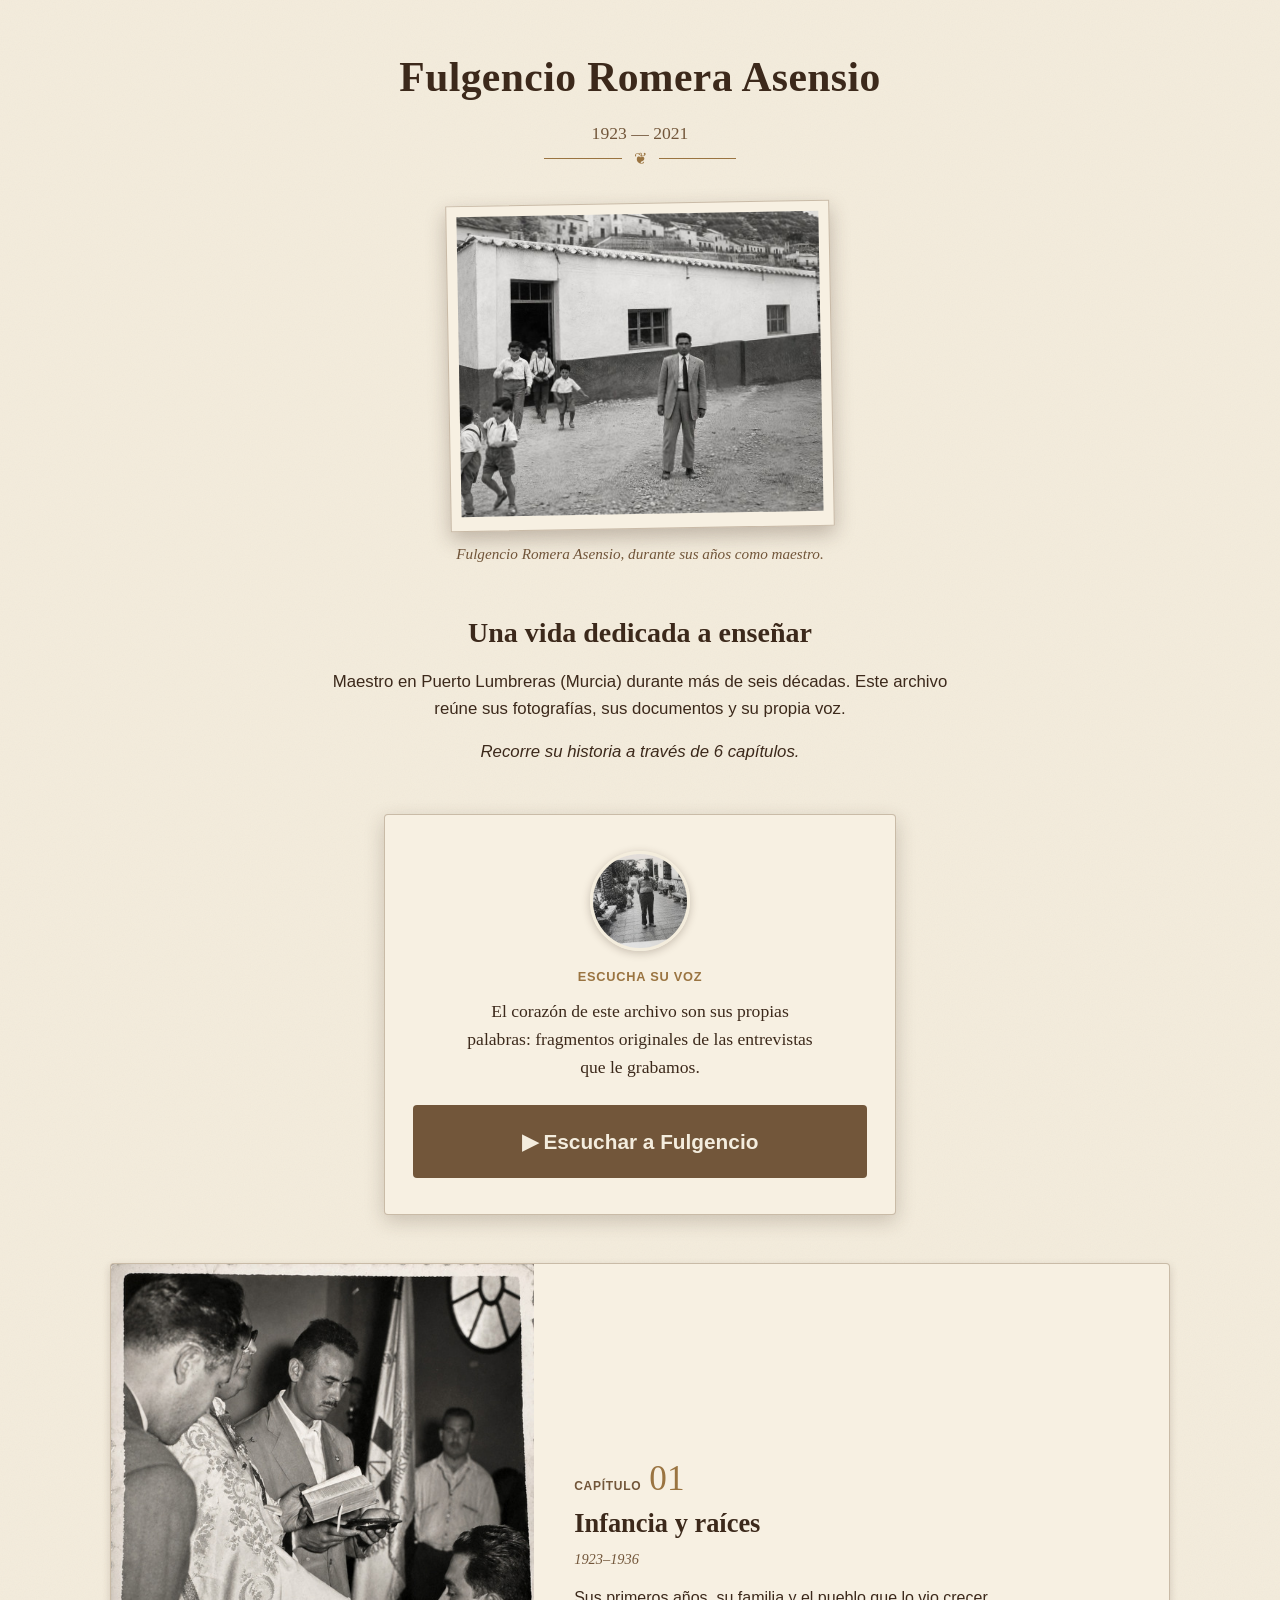
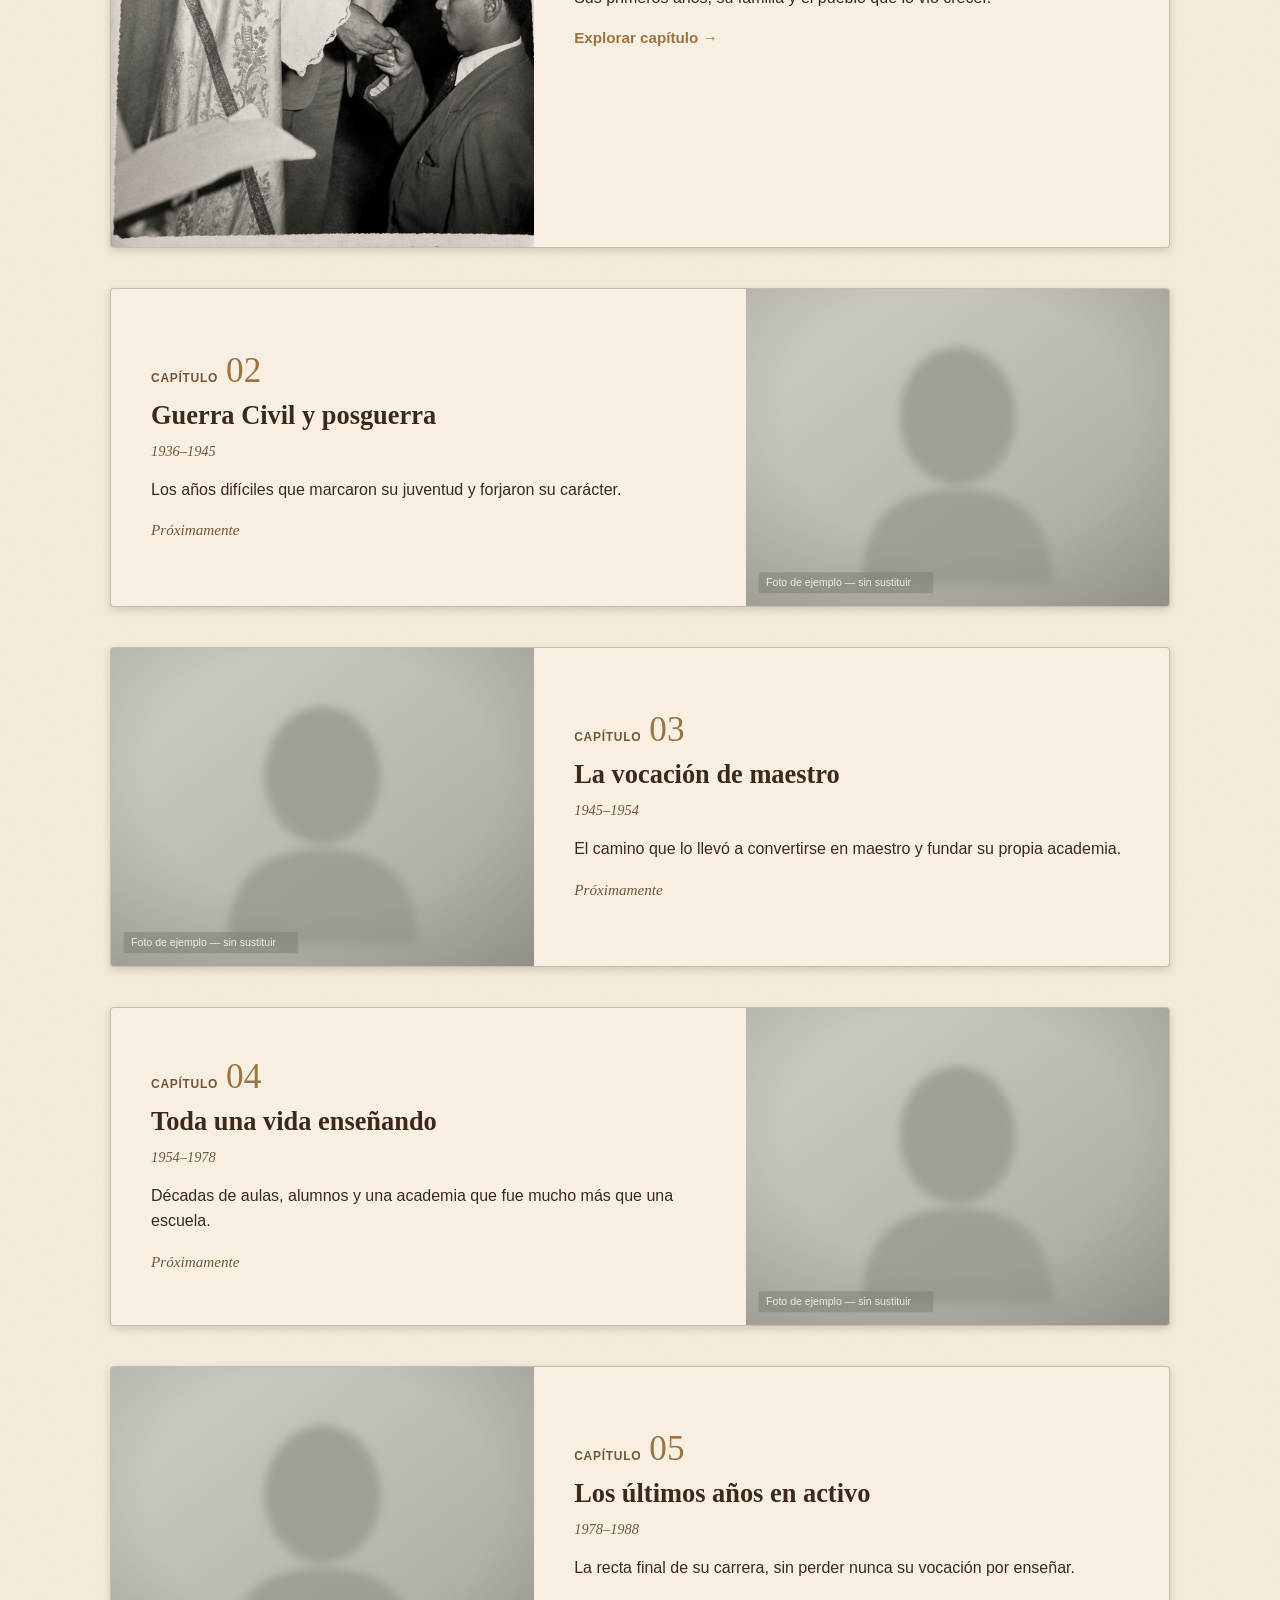
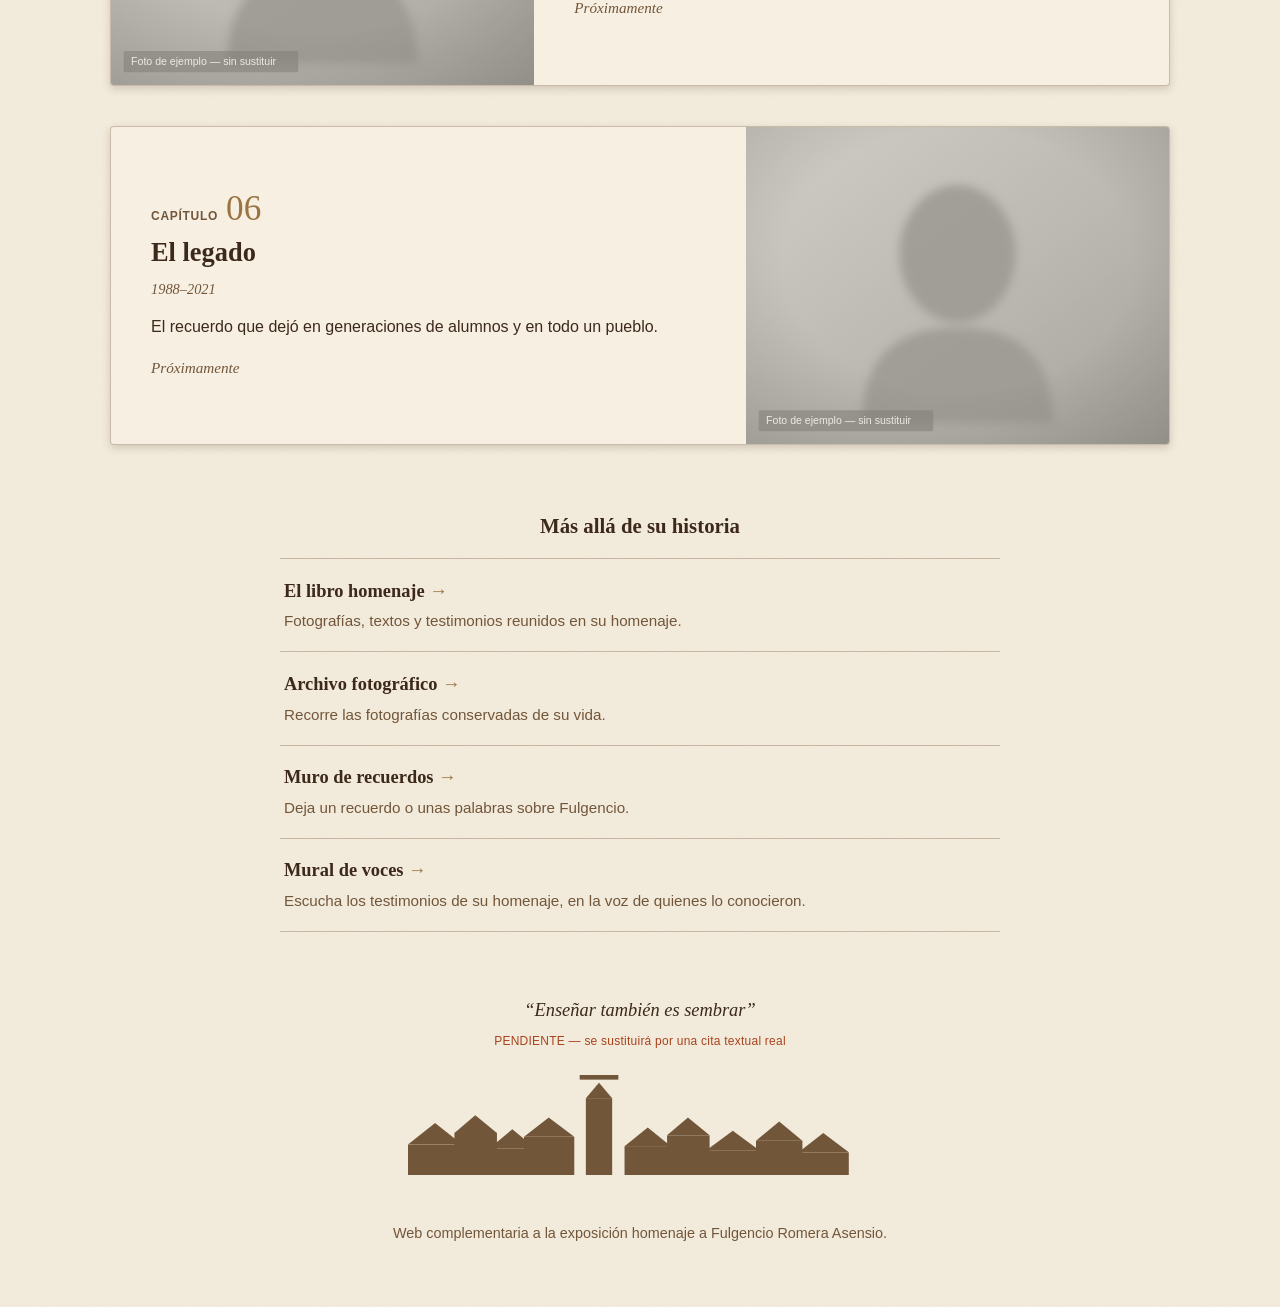
<file: index.html>
<!DOCTYPE html>
<!--
  PLANTILLA BASE DE LA PORTADA — NO EDITAR A MANO EL index.html GENERADO.

  build.js sustituye el token de tarjetas (ver más abajo, en el cuerpo)
  por una ficha de archivo por cada uno de los 6 capítulos cronológicos
  (llamados "bloques" internamente, ver constante BLOQUES en build.js),
  enlazando al primer panel de cada uno. Para cambiar el diseño de la
  portada, edita este archivo y vuelve a ejecutar `node build.js`.
-->
<html lang="es">
<head>
<meta charset="UTF-8" />
<meta name="viewport" content="width=device-width, initial-scale=1" />
<title>Homenaje a Fulgencio Romera Asensio</title>
<link rel="stylesheet" href="css/estilo.css" />
</head>
<body>

<!-- CONTENIDO PROVISIONAL: pendiente de sustituir por contenido real -->
<script>console.log("%c\u26A0 Contenido provisional: pendiente de sustituir por contenido real.", "color:#9A7441;font-weight:bold;");</script>

<header class="cabecera-hero">
  <h1>Fulgencio Romera Asensio</h1>
  <p class="fechas">1923 — 2021</p>
</header>

<div class="ornamento" aria-hidden="true">
  <span class="ornamento-linea"></span>
  <span class="ornamento-simbolo">❦</span>
  <span class="ornamento-linea"></span>
</div>

<!--
  PRUEBA VISUAL, NO DEFINITIVA: foto real usada solo para ver cómo se ve el
  diseño con fotografías reales. La asignación final de qué foto va aquí
  puede cambiar más adelante.
-->
<figure class="foto-cabecera">
  <span class="foto-cabecera-marco">
    <img src="media/fotos/foto-maestro-escuela.jpg" alt="Fulgencio Romera Asensio de pie frente a una escuela de pueblo, con alumnos saliendo del edificio." />
  </span>
  <figcaption>Fulgencio Romera Asensio, durante sus años como maestro.</figcaption>
</figure>

<div class="intro-editorial">
  <h2 class="intro-editorial-kicker">Una vida dedicada a enseñar</h2>
  <p>
    Maestro en Puerto Lumbreras (Murcia) durante más de seis décadas. Este
    archivo reúne sus fotografías, sus documentos y su propia voz.
  </p>
  <p class="intro-editorial-nota">Recorre su historia a través de 6 capítulos.</p>
</div>

<!-- PRUEBA VISUAL, NO DEFINITIVA: foto real usada solo para ver el diseño; la asignación final puede cambiar. -->
<section class="escucha-voz">
  <img class="escucha-voz-foto" src="media/fotos/foto-retrato-jardin.jpg" alt="Retrato de Fulgencio Romera Asensio en el jardín de su casa." />
  <span class="escucha-voz-etiqueta">Escucha su voz</span>
  <p class="escucha-voz-intro">El corazón de este archivo son sus propias palabras: fragmentos originales de las entrevistas que le grabamos.</p>
  <a class="boton-escuchar" href="paneles/bloque1-panel1.html">▶ Escuchar a Fulgencio</a>
</section>

<nav class="lista-capitulos" aria-label="Capítulos de su vida">
  <a class="ficha-capitulo" href="paneles/bloque1-panel1.html">
    <div class="ficha-capitulo-foto">
      <img src="media/fotos/foto-confirmacion-infancia.jpg" alt="Fotografía histórica en blanco y negro de una ceremonia de confirmación, con un sacerdote entregando algo a un joven arrodillado." />
    </div>
    <div class="ficha-capitulo-info">
    <div class="ficha-capitulo-numero">
      <span class="ficha-capitulo-numero-etiqueta">Capítulo</span>
      <span class="ficha-capitulo-numero-cifra">01</span>
    </div>
      <h2 class="ficha-capitulo-titulo">Infancia y raíces</h2>
      <span class="ficha-capitulo-periodo">1923–1936</span>
      <p class="ficha-capitulo-descripcion">Sus primeros años, su familia y el pueblo que lo vio crecer.</p>
      <span class="ficha-capitulo-cta">Explorar capítulo →</span>
    </div>
  </a>
  <div class="ficha-capitulo vacia">
    <div class="ficha-capitulo-foto ficha-capitulo-foto-apagada">
      <img src="media/fotos/placeholder.svg" alt="Fotografía de ejemplo en blanco y negro, contenido provisional" />
    </div>
    <div class="ficha-capitulo-info">
    <div class="ficha-capitulo-numero">
      <span class="ficha-capitulo-numero-etiqueta">Capítulo</span>
      <span class="ficha-capitulo-numero-cifra">02</span>
    </div>
      <h2 class="ficha-capitulo-titulo">Guerra Civil y posguerra</h2>
      <span class="ficha-capitulo-periodo">1936–1945</span>
      <p class="ficha-capitulo-descripcion">Los años difíciles que marcaron su juventud y forjaron su carácter.</p>
      <span class="ficha-capitulo-proximamente">Próximamente</span>
    </div>
  </div>
  <div class="ficha-capitulo vacia">
    <div class="ficha-capitulo-foto ficha-capitulo-foto-apagada">
      <img src="media/fotos/placeholder.svg" alt="Fotografía de ejemplo en blanco y negro, contenido provisional" />
    </div>
    <div class="ficha-capitulo-info">
    <div class="ficha-capitulo-numero">
      <span class="ficha-capitulo-numero-etiqueta">Capítulo</span>
      <span class="ficha-capitulo-numero-cifra">03</span>
    </div>
      <h2 class="ficha-capitulo-titulo">La vocación de maestro</h2>
      <span class="ficha-capitulo-periodo">1945–1954</span>
      <p class="ficha-capitulo-descripcion">El camino que lo llevó a convertirse en maestro y fundar su propia academia.</p>
      <span class="ficha-capitulo-proximamente">Próximamente</span>
    </div>
  </div>
  <div class="ficha-capitulo vacia">
    <div class="ficha-capitulo-foto ficha-capitulo-foto-apagada">
      <img src="media/fotos/placeholder.svg" alt="Fotografía de ejemplo en blanco y negro, contenido provisional" />
    </div>
    <div class="ficha-capitulo-info">
    <div class="ficha-capitulo-numero">
      <span class="ficha-capitulo-numero-etiqueta">Capítulo</span>
      <span class="ficha-capitulo-numero-cifra">04</span>
    </div>
      <h2 class="ficha-capitulo-titulo">Toda una vida enseñando</h2>
      <span class="ficha-capitulo-periodo">1954–1978</span>
      <p class="ficha-capitulo-descripcion">Décadas de aulas, alumnos y una academia que fue mucho más que una escuela.</p>
      <span class="ficha-capitulo-proximamente">Próximamente</span>
    </div>
  </div>
  <div class="ficha-capitulo vacia">
    <div class="ficha-capitulo-foto ficha-capitulo-foto-apagada">
      <img src="media/fotos/placeholder.svg" alt="Fotografía de ejemplo en blanco y negro, contenido provisional" />
    </div>
    <div class="ficha-capitulo-info">
    <div class="ficha-capitulo-numero">
      <span class="ficha-capitulo-numero-etiqueta">Capítulo</span>
      <span class="ficha-capitulo-numero-cifra">05</span>
    </div>
      <h2 class="ficha-capitulo-titulo">Los últimos años en activo</h2>
      <span class="ficha-capitulo-periodo">1978–1988</span>
      <p class="ficha-capitulo-descripcion">La recta final de su carrera, sin perder nunca su vocación por enseñar.</p>
      <span class="ficha-capitulo-proximamente">Próximamente</span>
    </div>
  </div>
  <div class="ficha-capitulo vacia">
    <div class="ficha-capitulo-foto ficha-capitulo-foto-apagada">
      <img src="media/fotos/placeholder.svg" alt="Fotografía de ejemplo en blanco y negro, contenido provisional" />
    </div>
    <div class="ficha-capitulo-info">
    <div class="ficha-capitulo-numero">
      <span class="ficha-capitulo-numero-etiqueta">Capítulo</span>
      <span class="ficha-capitulo-numero-cifra">06</span>
    </div>
      <h2 class="ficha-capitulo-titulo">El legado</h2>
      <span class="ficha-capitulo-periodo">1988–2021</span>
      <p class="ficha-capitulo-descripcion">El recuerdo que dejó en generaciones de alumnos y en todo un pueblo.</p>
      <span class="ficha-capitulo-proximamente">Próximamente</span>
    </div>
  </div>
</nav>

<section class="mas-alla">
  <h2 class="titulo-seccion">Más allá de su historia</h2>
  <ul class="mas-alla-lista">
    <li>
      <a class="mas-alla-item" href="libro.html">
        <span class="mas-alla-titulo">El libro homenaje</span>
        <span class="mas-alla-descripcion">Fotografías, textos y testimonios reunidos en su homenaje.</span>
      </a>
    </li>
    <li>
      <a class="mas-alla-item" href="galeria.html">
        <span class="mas-alla-titulo">Archivo fotográfico</span>
        <span class="mas-alla-descripcion">Recorre las fotografías conservadas de su vida.</span>
      </a>
    </li>
    <li>
      <a class="mas-alla-item" href="recuerdos.html">
        <span class="mas-alla-titulo">Muro de recuerdos</span>
        <span class="mas-alla-descripcion">Deja un recuerdo o unas palabras sobre Fulgencio.</span>
      </a>
    </li>
    <!--
      PROVISIONAL: este enlace suelto existe solo porque el Capítulo 6 "El
      legado" aún no es una página real. Cuando se construya ese capítulo,
      el mural de voces debe integrarse ahí como su sección final de cierre
      y este <li> debe eliminarse. Ver nota en mural-de-voces.html y en
      README.md.
    -->
    <li>
      <a class="mas-alla-item" href="mural-de-voces.html">
        <span class="mas-alla-titulo">Mural de voces</span>
        <span class="mas-alla-descripcion">Escucha los testimonios de su homenaje, en la voz de quienes lo conocieron.</span>
      </a>
    </li>
  </ul>
</section>

<p class="cita-cierre">
  <em>&ldquo;Enseñar también es sembrar&rdquo;</em>
  <span class="pendiente-marca">PENDIENTE — se sustituirá por una cita textual real</span>
</p>

<div class="ilustracion-pueblo" aria-hidden="true">
  <svg viewBox="0 0 600 130" preserveAspectRatio="xMidYMax meet">
    <g fill="currentColor">
      <rect x="0" y="90" width="70" height="40"/>
      <polygon points="0,90 35,62 70,90"/>
      <rect x="60" y="75" width="55" height="55"/>
      <polygon points="60,75 87,52 115,75"/>
      <rect x="105" y="95" width="60" height="35"/>
      <polygon points="105,95 135,70 165,95"/>
      <rect x="230" y="30" width="34" height="100"/>
      <polygon points="230,30 247,10 264,30"/>
      <rect x="243" y="14" width="8" height="16"/>
      <rect x="222" y="0" width="50" height="6"/>
      <rect x="150" y="80" width="65" height="50"/>
      <polygon points="150,80 182,55 215,80"/>
      <rect x="280" y="92" width="60" height="38"/>
      <polygon points="280,92 310,68 340,92"/>
      <rect x="335" y="78" width="55" height="52"/>
      <polygon points="335,78 362,55 390,78"/>
      <rect x="385" y="98" width="70" height="32"/>
      <polygon points="385,98 420,72 455,98"/>
      <rect x="450" y="85" width="60" height="45"/>
      <polygon points="450,85 480,60 510,85"/>
      <rect x="505" y="100" width="65" height="30"/>
      <polygon points="505,100 537,75 570,100"/>
    </g>
  </svg>
</div>

<footer class="pie">
  <p>Web complementaria a la exposición homenaje a Fulgencio Romera Asensio.</p>
</footer>

</body>
</html>
</file>
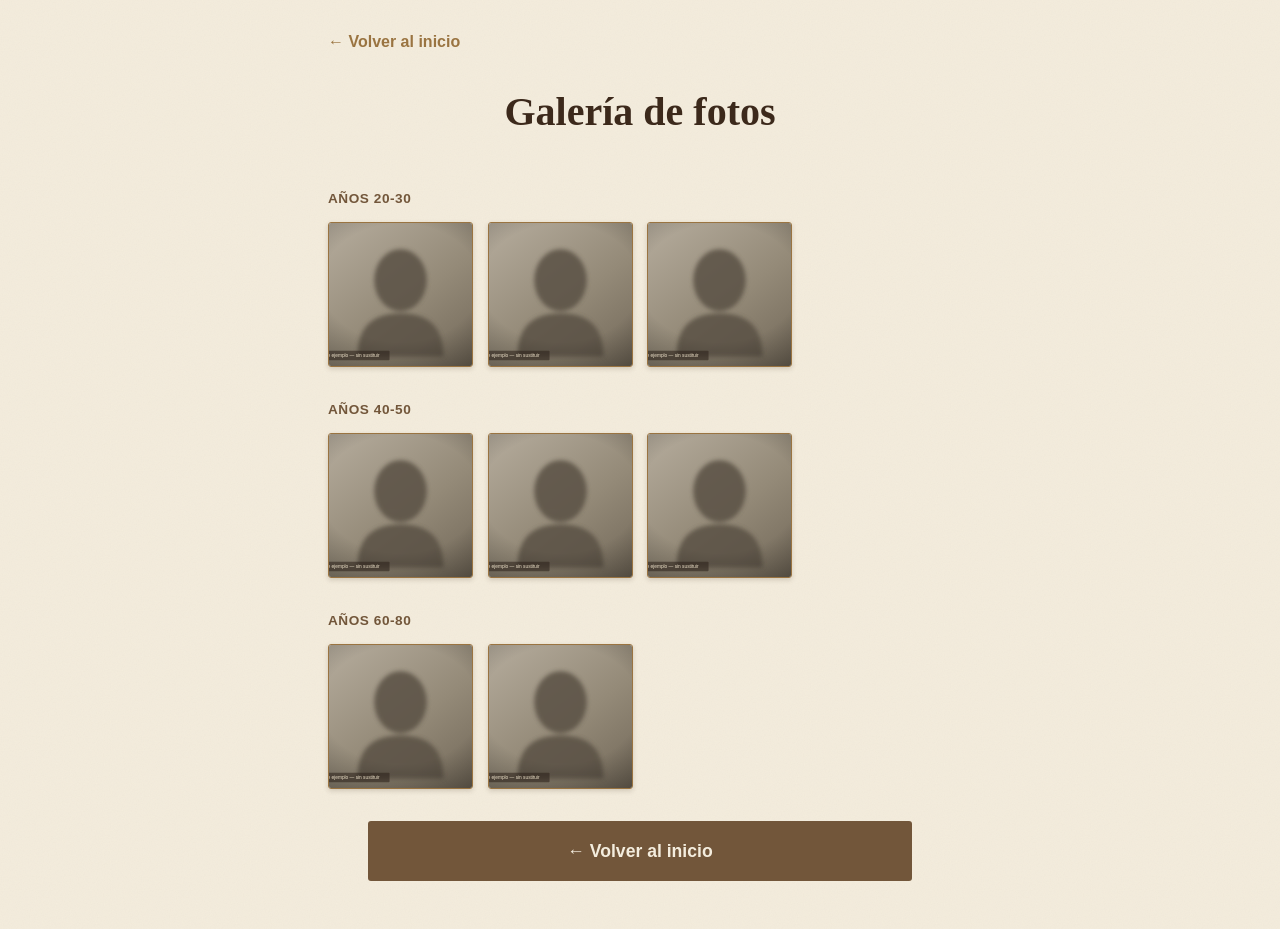
<file: galeria.html>
<!DOCTYPE html>
<!--
  Página estática (no generada por build.js): a diferencia de los paneles,
  esta sección no tiene contenido variable por elemento, así que se edita
  directamente aquí.
-->
<html lang="es">
<head>
<meta charset="UTF-8" />
<meta name="viewport" content="width=device-width, initial-scale=1" />
<title>Galería de fotos — Homenaje a Fulgencio Romera Asensio</title>
<link rel="stylesheet" href="css/estilo.css" />
</head>
<body>

<!-- CONTENIDO PROVISIONAL: las fotos aún no están organizadas, estas miniaturas son de ejemplo -->
<script>console.log("%c⚠ Contenido provisional: las fotos aún no están organizadas, estas miniaturas son de ejemplo.", "color:#9A7441;font-weight:bold;");</script>

<div class="barra-superior">
  <a class="enlace-volver" href="index.html">← Volver al inicio</a>
</div>

<header class="cabecera cabecera-seccion">
  <h1>Galería de fotos</h1>
</header>

<section class="galeria-grupo">
  <h2 class="galeria-grupo-titulo">Años 20-30</h2>
  <div class="galeria-grid">
    <div class="galeria-item"><img src="media/fotos/placeholder.svg" alt="Fotografía de ejemplo en blanco y negro, contenido provisional" /></div>
    <div class="galeria-item"><img src="media/fotos/placeholder.svg" alt="Fotografía de ejemplo en blanco y negro, contenido provisional" /></div>
    <div class="galeria-item"><img src="media/fotos/placeholder.svg" alt="Fotografía de ejemplo en blanco y negro, contenido provisional" /></div>
  </div>
</section>

<section class="galeria-grupo">
  <h2 class="galeria-grupo-titulo">Años 40-50</h2>
  <div class="galeria-grid">
    <div class="galeria-item"><img src="media/fotos/placeholder.svg" alt="Fotografía de ejemplo en blanco y negro, contenido provisional" /></div>
    <div class="galeria-item"><img src="media/fotos/placeholder.svg" alt="Fotografía de ejemplo en blanco y negro, contenido provisional" /></div>
    <div class="galeria-item"><img src="media/fotos/placeholder.svg" alt="Fotografía de ejemplo en blanco y negro, contenido provisional" /></div>
  </div>
</section>

<section class="galeria-grupo">
  <h2 class="galeria-grupo-titulo">Años 60-80</h2>
  <div class="galeria-grid">
    <div class="galeria-item"><img src="media/fotos/placeholder.svg" alt="Fotografía de ejemplo en blanco y negro, contenido provisional" /></div>
    <div class="galeria-item"><img src="media/fotos/placeholder.svg" alt="Fotografía de ejemplo en blanco y negro, contenido provisional" /></div>
  </div>
</section>

<a class="boton-volver boton-volver-seccion" href="index.html">← Volver al inicio</a>

</body>
</html>
</file>
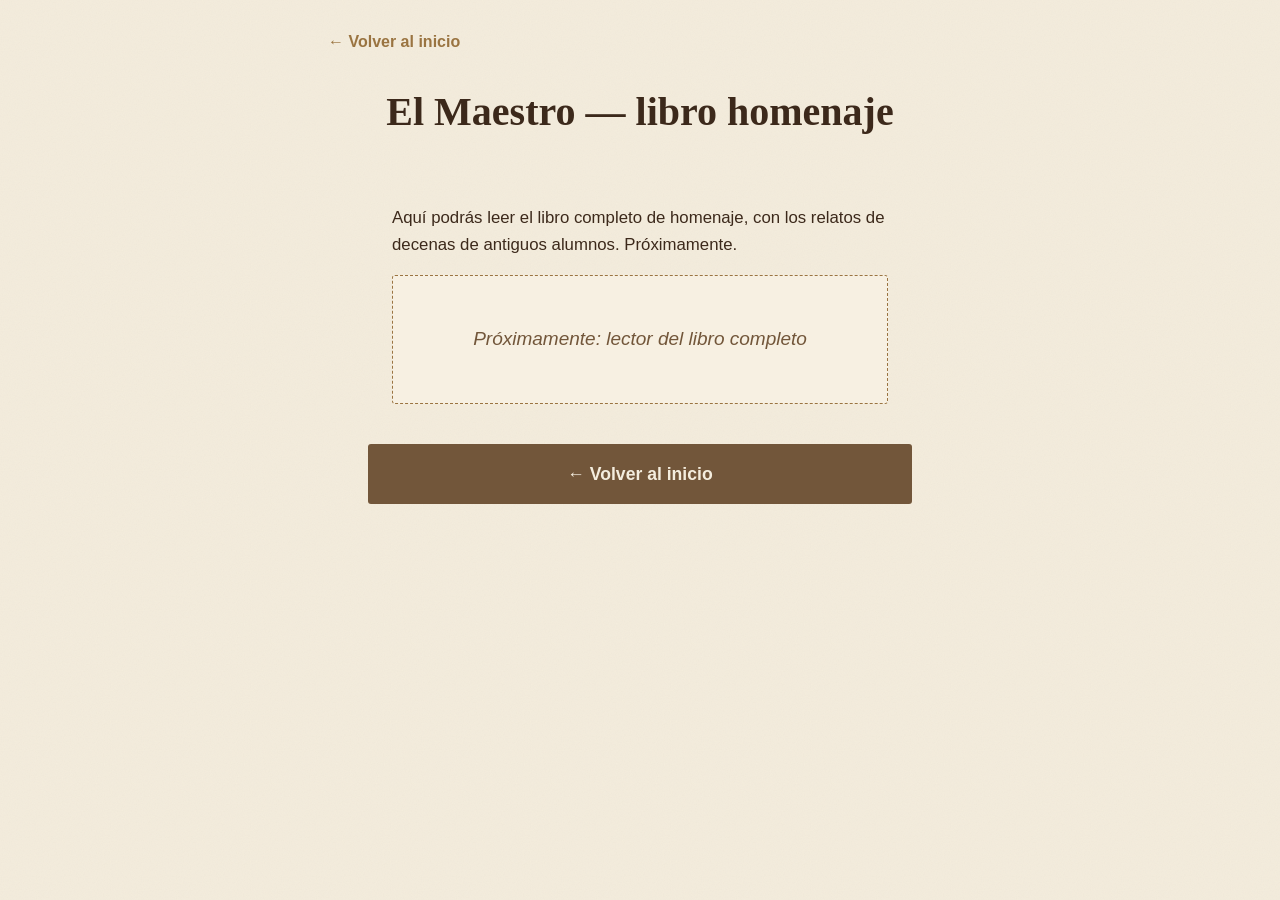
<file: libro.html>
<!DOCTYPE html>
<!--
  Página estática (no generada por build.js): a diferencia de los paneles,
  esta sección no tiene contenido variable por elemento, así que se edita
  directamente aquí.
-->
<html lang="es">
<head>
<meta charset="UTF-8" />
<meta name="viewport" content="width=device-width, initial-scale=1" />
<title>El Maestro — libro homenaje — Homenaje a Fulgencio Romera Asensio</title>
<link rel="stylesheet" href="css/estilo.css" />
</head>
<body>

<!-- CONTENIDO PROVISIONAL: el libro digitalizado todavía no está disponible -->
<script>console.log("%c⚠ Contenido provisional: el libro digitalizado todavía no está disponible.", "color:#9A7441;font-weight:bold;");</script>

<div class="barra-superior">
  <a class="enlace-volver" href="index.html">← Volver al inicio</a>
</div>

<header class="cabecera cabecera-seccion">
  <h1>El Maestro — libro homenaje</h1>
</header>

<section class="seccion-placeholder">
  <p>Aquí podrás leer el libro completo de homenaje, con los relatos de decenas de antiguos alumnos. Próximamente.</p>

  <!--
    LECTOR DE PÁGINAS (FLIPBOOK) PENDIENTE.
    Cuando el libro "El Maestro" (~55 relatos) esté digitalizado en PDF o
    en imágenes por página, sustituir este contenedor por el visor real
    (por ejemplo una librería de flipbook o un <iframe> a un PDF alojado).
    De momento solo se deja el espacio y la estructura reservados.
  -->
  <div class="lector-libro-placeholder">
    Próximamente: lector del libro completo
  </div>
</section>

<a class="boton-volver boton-volver-seccion" href="index.html">← Volver al inicio</a>

</body>
</html>
</file>
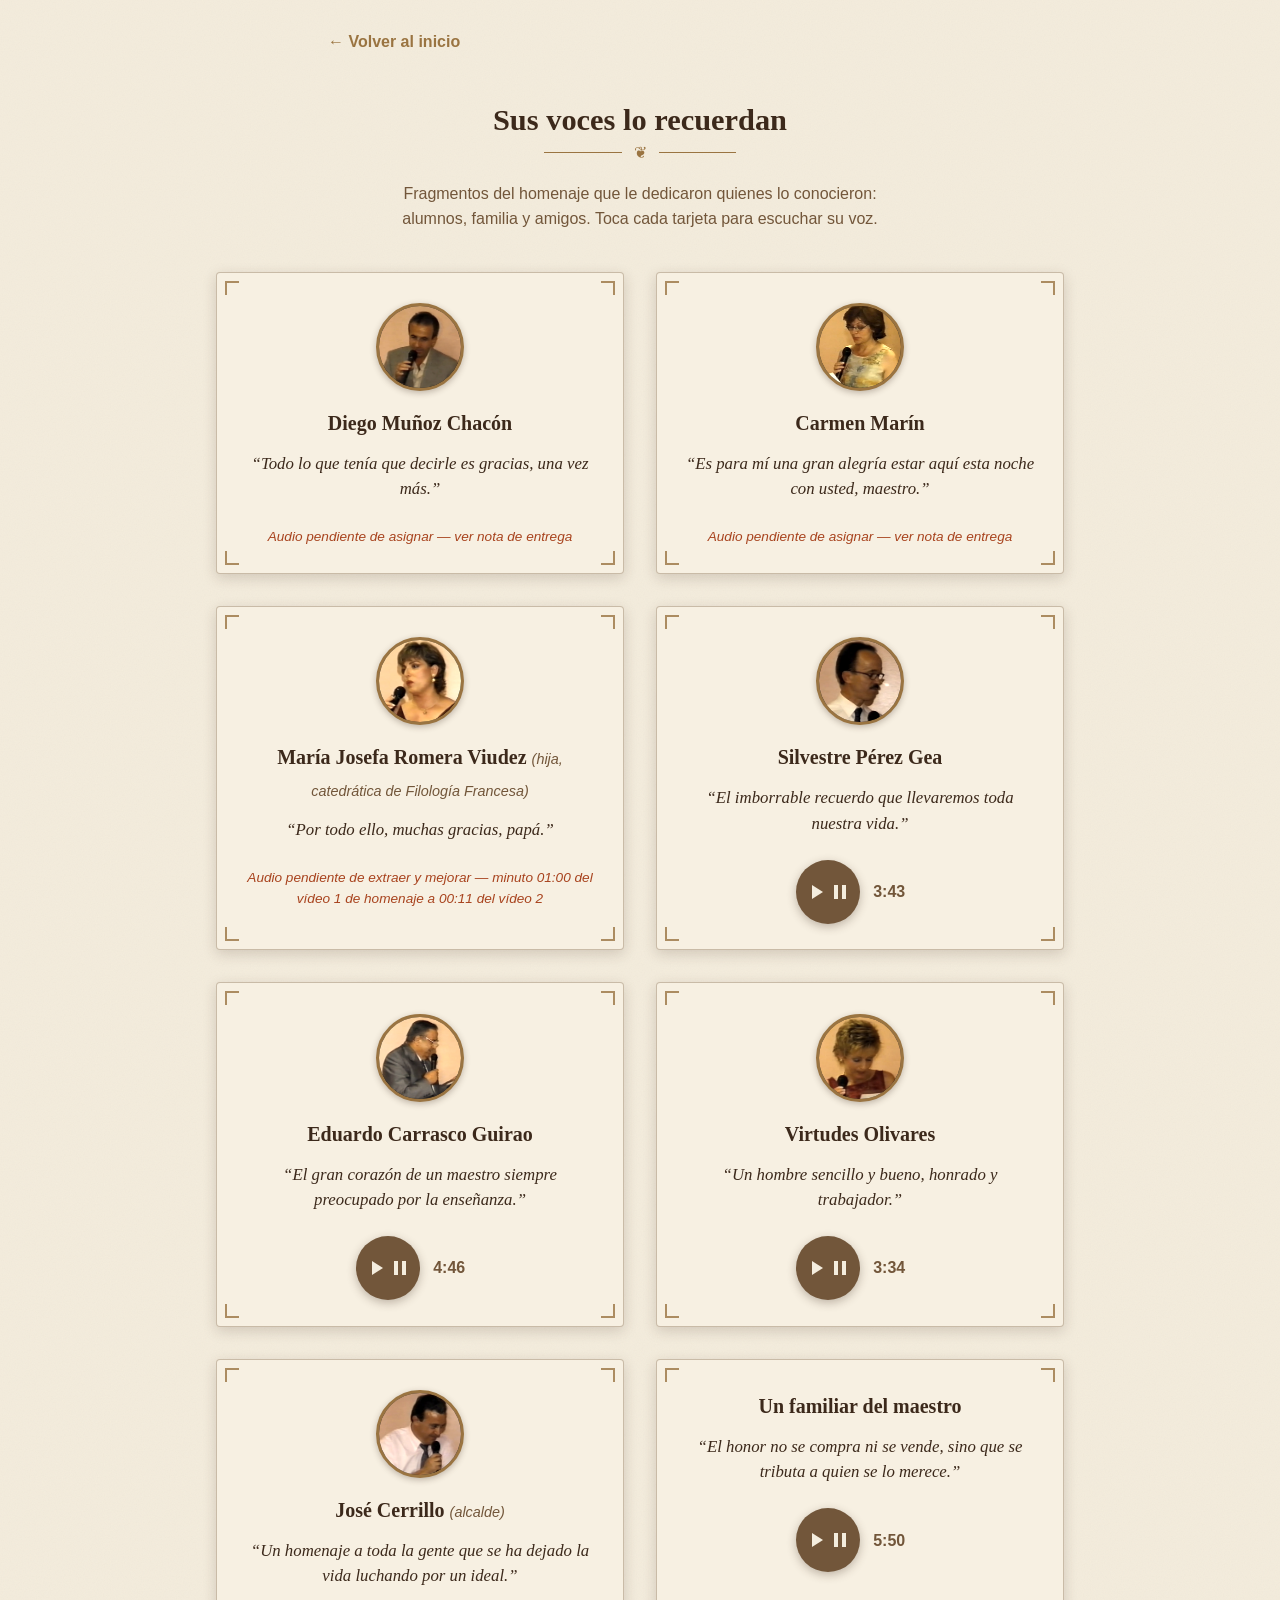
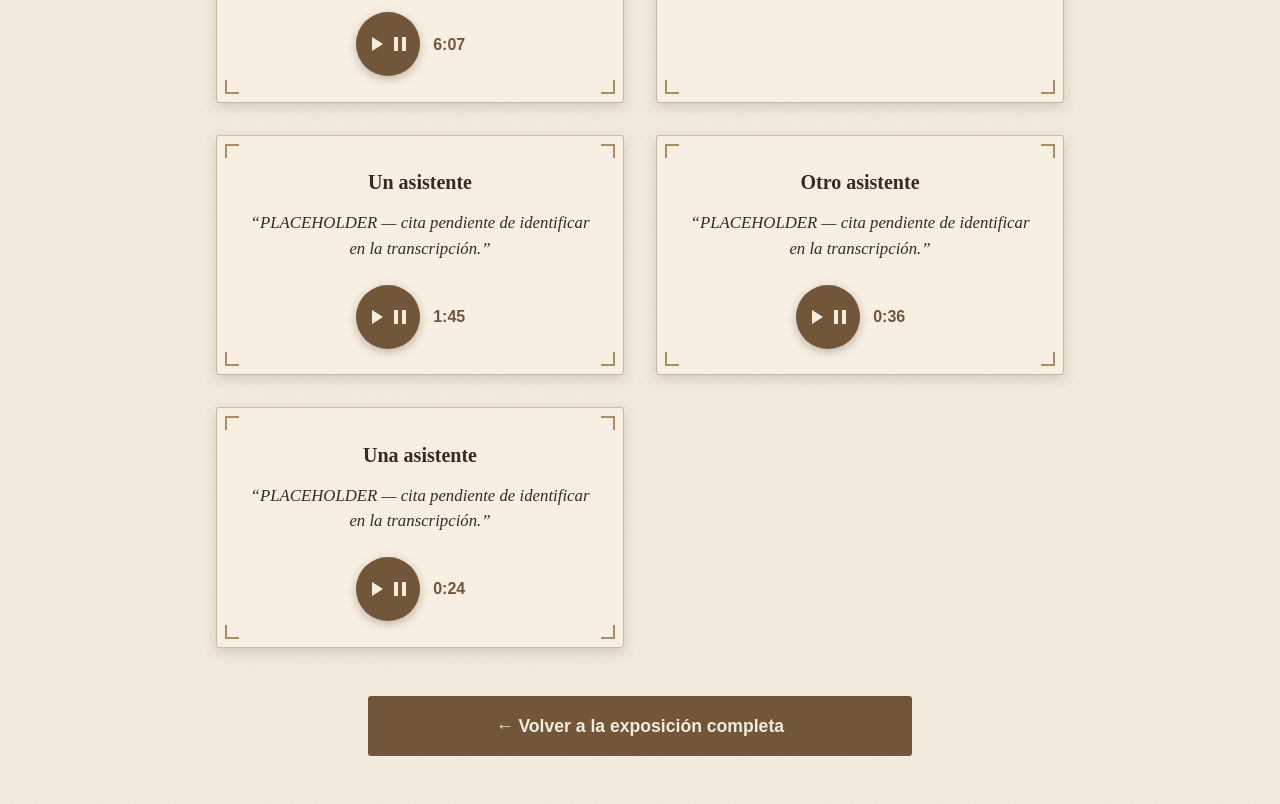
<file: mural-de-voces.html>
<!DOCTYPE html>
<!--
  Página estática (no generada por build.js): mural de cierre del homenaje,
  con los testimonios en audio del acto de homenaje a Fulgencio. Solo audio
  (sin vídeo) a propósito: el vídeo del homenaje ya se usa en otro formato
  (el resumen en bucle para el televisor de la sala física).

  PENDIENTE DE INTEGRACIÓN FUTURA: esta página vive suelta (enlazada desde
  "Más allá de su historia" en la portada) solo porque el Capítulo 6 "El
  legado" todavía no existe como página real (sigue en estado "Próximamente").
  Cuando se construya el Capítulo 6, este mural NO debe seguir siendo un
  enlace aparte: su contenido (el <section class="mural-voces"> de más abajo,
  con sus tarjetas y audios) debe pasar a ser la sección final de cierre de
  ese capítulo, y el enlace en "Más allá de su historia" debe quitarse.
  Ver nota correspondiente en README.md.
-->
<html lang="es">
<head>
<meta charset="UTF-8" />
<meta name="viewport" content="width=device-width, initial-scale=1" />
<title>Mural de voces — Homenaje a Fulgencio Romera Asensio</title>
<link rel="stylesheet" href="css/estilo.css" />
</head>
<body>

<!-- VERIFICAR: la correspondencia audio-persona de este mural está pendiente de confirmar (ver mensaje de entrega) -->
<script>console.log("%c⚠ Verificar correspondencia audio-persona antes de publicar (ver mensaje de entrega).", "color:#9A7441;font-weight:bold;");</script>

<div class="barra-superior">
  <a class="enlace-volver" href="index.html">← Volver al inicio</a>
</div>

<header class="cabecera-mural">
  <h1>Sus voces lo recuerdan</h1>
  <div class="ornamento" aria-hidden="true">
    <span class="ornamento-linea"></span>
    <span class="ornamento-simbolo">❦</span>
    <span class="ornamento-linea"></span>
  </div>
  <p class="cabecera-mural-intro">Fragmentos del homenaje que le dedicaron quienes lo conocieron: alumnos, familia y amigos. Toca cada tarjeta para escuchar su voz.</p>
</header>

<section class="mural-voces">
  <div class="mural-grid">

    <article class="tarjeta-voz">
      <span class="tarjeta-voz-esquina esquina-tl" aria-hidden="true"></span>
      <span class="tarjeta-voz-esquina esquina-tr" aria-hidden="true"></span>
      <span class="tarjeta-voz-esquina esquina-bl" aria-hidden="true"></span>
      <span class="tarjeta-voz-esquina esquina-br" aria-hidden="true"></span>
      <div class="tarjeta-voz-foto">
        <img src="media/fotos/mural-voces/diego-munoz.jpg" alt="Diego Muñoz Chacón" loading="lazy" />
      </div>
      <h2 class="tarjeta-voz-nombre">Diego Muñoz Chacón</h2>
      <p class="tarjeta-voz-cita">&ldquo;Todo lo que tenía que decirle es gracias, una vez más.&rdquo;</p>
      <p class="tarjeta-voz-pendiente">Audio pendiente de asignar — ver nota de entrega</p>
    </article>

    <article class="tarjeta-voz">
      <span class="tarjeta-voz-esquina esquina-tl" aria-hidden="true"></span>
      <span class="tarjeta-voz-esquina esquina-tr" aria-hidden="true"></span>
      <span class="tarjeta-voz-esquina esquina-bl" aria-hidden="true"></span>
      <span class="tarjeta-voz-esquina esquina-br" aria-hidden="true"></span>
      <div class="tarjeta-voz-foto">
        <img src="media/fotos/mural-voces/carmen-marin.jpg" alt="Carmen Marín" loading="lazy" />
      </div>
      <h2 class="tarjeta-voz-nombre">Carmen Marín</h2>
      <p class="tarjeta-voz-cita">&ldquo;Es para mí una gran alegría estar aquí esta noche con usted, maestro.&rdquo;</p>
      <p class="tarjeta-voz-pendiente">Audio pendiente de asignar — ver nota de entrega</p>
    </article>

    <article class="tarjeta-voz">
      <span class="tarjeta-voz-esquina esquina-tl" aria-hidden="true"></span>
      <span class="tarjeta-voz-esquina esquina-tr" aria-hidden="true"></span>
      <span class="tarjeta-voz-esquina esquina-bl" aria-hidden="true"></span>
      <span class="tarjeta-voz-esquina esquina-br" aria-hidden="true"></span>
      <div class="tarjeta-voz-foto">
        <img src="media/fotos/mural-voces/maria-josefa-romera.jpg" alt="María Josefa Romera Viudez" loading="lazy" />
      </div>
      <h2 class="tarjeta-voz-nombre">María Josefa Romera Viudez <span class="tarjeta-voz-cargo">(hija, catedrática de Filología Francesa)</span></h2>
      <p class="tarjeta-voz-cita">&ldquo;Por todo ello, muchas gracias, papá.&rdquo;</p>
      <p class="tarjeta-voz-pendiente">Audio pendiente de extraer y mejorar — minuto 01:00 del vídeo 1 de homenaje a 00:11 del vídeo 2</p>
    </article>

    <article class="tarjeta-voz">
      <span class="tarjeta-voz-esquina esquina-tl" aria-hidden="true"></span>
      <span class="tarjeta-voz-esquina esquina-tr" aria-hidden="true"></span>
      <span class="tarjeta-voz-esquina esquina-bl" aria-hidden="true"></span>
      <span class="tarjeta-voz-esquina esquina-br" aria-hidden="true"></span>
      <div class="tarjeta-voz-foto">
        <img src="media/fotos/mural-voces/silvestre-perez.jpg" alt="Silvestre Pérez Gea" loading="lazy" />
      </div>
      <h2 class="tarjeta-voz-nombre">Silvestre Pérez Gea</h2>
      <p class="tarjeta-voz-cita">&ldquo;El imborrable recuerdo que llevaremos toda nuestra vida.&rdquo;</p>
      <div class="reproductor-voz">
        <button class="boton-voz" type="button" aria-label="Reproducir el testimonio de Silvestre Pérez Gea">
          <svg class="icono-play" viewBox="0 0 24 24" aria-hidden="true"><path d="M8 5v14l11-7z"></path></svg>
          <svg class="icono-pausa" viewBox="0 0 24 24" aria-hidden="true" hidden><path d="M6 5h4v14H6zM14 5h4v14h-4z"></path></svg>
        </button>
        <span class="voz-tiempo">3:43</span>
      </div>
      <audio src="media/audio/mural-voces/silvestre-perez.mp3" preload="none"></audio>
    </article>

    <article class="tarjeta-voz">
      <span class="tarjeta-voz-esquina esquina-tl" aria-hidden="true"></span>
      <span class="tarjeta-voz-esquina esquina-tr" aria-hidden="true"></span>
      <span class="tarjeta-voz-esquina esquina-bl" aria-hidden="true"></span>
      <span class="tarjeta-voz-esquina esquina-br" aria-hidden="true"></span>
      <div class="tarjeta-voz-foto">
        <img src="media/fotos/mural-voces/eduardo-carrasco.jpg" alt="Eduardo Carrasco Guirao" loading="lazy" />
      </div>
      <h2 class="tarjeta-voz-nombre">Eduardo Carrasco Guirao</h2>
      <p class="tarjeta-voz-cita">&ldquo;El gran corazón de un maestro siempre preocupado por la enseñanza.&rdquo;</p>
      <div class="reproductor-voz">
        <button class="boton-voz" type="button" aria-label="Reproducir el testimonio de Eduardo Carrasco Guirao">
          <svg class="icono-play" viewBox="0 0 24 24" aria-hidden="true"><path d="M8 5v14l11-7z"></path></svg>
          <svg class="icono-pausa" viewBox="0 0 24 24" aria-hidden="true" hidden><path d="M6 5h4v14H6zM14 5h4v14h-4z"></path></svg>
        </button>
        <span class="voz-tiempo">4:46</span>
      </div>
      <audio src="media/audio/mural-voces/eduardo-carrasco.mp3" preload="none"></audio>
    </article>

    <article class="tarjeta-voz">
      <span class="tarjeta-voz-esquina esquina-tl" aria-hidden="true"></span>
      <span class="tarjeta-voz-esquina esquina-tr" aria-hidden="true"></span>
      <span class="tarjeta-voz-esquina esquina-bl" aria-hidden="true"></span>
      <span class="tarjeta-voz-esquina esquina-br" aria-hidden="true"></span>
      <div class="tarjeta-voz-foto">
        <img src="media/fotos/mural-voces/virtudes-olivares.jpg" alt="Virtudes Olivares" loading="lazy" />
      </div>
      <h2 class="tarjeta-voz-nombre">Virtudes Olivares</h2>
      <p class="tarjeta-voz-cita">&ldquo;Un hombre sencillo y bueno, honrado y trabajador.&rdquo;</p>
      <div class="reproductor-voz">
        <button class="boton-voz" type="button" aria-label="Reproducir el testimonio de Virtudes Olivares">
          <svg class="icono-play" viewBox="0 0 24 24" aria-hidden="true"><path d="M8 5v14l11-7z"></path></svg>
          <svg class="icono-pausa" viewBox="0 0 24 24" aria-hidden="true" hidden><path d="M6 5h4v14H6zM14 5h4v14h-4z"></path></svg>
        </button>
        <span class="voz-tiempo">3:34</span>
      </div>
      <audio src="media/audio/mural-voces/virtudes-olivares.mp3" preload="none"></audio>
    </article>

    <article class="tarjeta-voz">
      <span class="tarjeta-voz-esquina esquina-tl" aria-hidden="true"></span>
      <span class="tarjeta-voz-esquina esquina-tr" aria-hidden="true"></span>
      <span class="tarjeta-voz-esquina esquina-bl" aria-hidden="true"></span>
      <span class="tarjeta-voz-esquina esquina-br" aria-hidden="true"></span>
      <div class="tarjeta-voz-foto">
        <img src="media/fotos/mural-voces/jose-cerrillo.jpg" alt="José Cerrillo" loading="lazy" />
      </div>
      <h2 class="tarjeta-voz-nombre">José Cerrillo <span class="tarjeta-voz-cargo">(alcalde)</span></h2>
      <p class="tarjeta-voz-cita">&ldquo;Un homenaje a toda la gente que se ha dejado la vida luchando por un ideal.&rdquo;</p>
      <div class="reproductor-voz">
        <button class="boton-voz" type="button" aria-label="Reproducir el testimonio de José Cerrillo">
          <svg class="icono-play" viewBox="0 0 24 24" aria-hidden="true"><path d="M8 5v14l11-7z"></path></svg>
          <svg class="icono-pausa" viewBox="0 0 24 24" aria-hidden="true" hidden><path d="M6 5h4v14H6zM14 5h4v14h-4z"></path></svg>
        </button>
        <span class="voz-tiempo">6:07</span>
      </div>
      <audio src="media/audio/mural-voces/jose-cerrillo.mp3" preload="none"></audio>
    </article>

    <article class="tarjeta-voz">
      <span class="tarjeta-voz-esquina esquina-tl" aria-hidden="true"></span>
      <span class="tarjeta-voz-esquina esquina-tr" aria-hidden="true"></span>
      <span class="tarjeta-voz-esquina esquina-bl" aria-hidden="true"></span>
      <span class="tarjeta-voz-esquina esquina-br" aria-hidden="true"></span>
      <h2 class="tarjeta-voz-nombre">Un familiar del maestro</h2>
      <p class="tarjeta-voz-cita">&ldquo;El honor no se compra ni se vende, sino que se tributa a quien se lo merece.&rdquo;</p>
      <div class="reproductor-voz">
        <button class="boton-voz" type="button" aria-label="Reproducir este testimonio anónimo">
          <svg class="icono-play" viewBox="0 0 24 24" aria-hidden="true"><path d="M8 5v14l11-7z"></path></svg>
          <svg class="icono-pausa" viewBox="0 0 24 24" aria-hidden="true" hidden><path d="M6 5h4v14H6zM14 5h4v14h-4z"></path></svg>
        </button>
        <span class="voz-tiempo">5:50</span>
      </div>
      <audio src="media/audio/mural-voces/voz-familiar.mp3" preload="none"></audio>
    </article>

    <article class="tarjeta-voz">
      <span class="tarjeta-voz-esquina esquina-tl" aria-hidden="true"></span>
      <span class="tarjeta-voz-esquina esquina-tr" aria-hidden="true"></span>
      <span class="tarjeta-voz-esquina esquina-bl" aria-hidden="true"></span>
      <span class="tarjeta-voz-esquina esquina-br" aria-hidden="true"></span>
      <h2 class="tarjeta-voz-nombre">Un asistente</h2>
      <p class="tarjeta-voz-cita">&ldquo;PLACEHOLDER — cita pendiente de identificar en la transcripción.&rdquo;</p>
      <div class="reproductor-voz">
        <button class="boton-voz" type="button" aria-label="Reproducir este testimonio anónimo">
          <svg class="icono-play" viewBox="0 0 24 24" aria-hidden="true"><path d="M8 5v14l11-7z"></path></svg>
          <svg class="icono-pausa" viewBox="0 0 24 24" aria-hidden="true" hidden><path d="M6 5h4v14H6zM14 5h4v14h-4z"></path></svg>
        </button>
        <span class="voz-tiempo">1:45</span>
      </div>
      <audio src="media/audio/mural-voces/voz-asistente-1.mp3" preload="none"></audio>
    </article>

    <article class="tarjeta-voz">
      <span class="tarjeta-voz-esquina esquina-tl" aria-hidden="true"></span>
      <span class="tarjeta-voz-esquina esquina-tr" aria-hidden="true"></span>
      <span class="tarjeta-voz-esquina esquina-bl" aria-hidden="true"></span>
      <span class="tarjeta-voz-esquina esquina-br" aria-hidden="true"></span>
      <h2 class="tarjeta-voz-nombre">Otro asistente</h2>
      <p class="tarjeta-voz-cita">&ldquo;PLACEHOLDER — cita pendiente de identificar en la transcripción.&rdquo;</p>
      <div class="reproductor-voz">
        <button class="boton-voz" type="button" aria-label="Reproducir este testimonio anónimo">
          <svg class="icono-play" viewBox="0 0 24 24" aria-hidden="true"><path d="M8 5v14l11-7z"></path></svg>
          <svg class="icono-pausa" viewBox="0 0 24 24" aria-hidden="true" hidden><path d="M6 5h4v14H6zM14 5h4v14h-4z"></path></svg>
        </button>
        <span class="voz-tiempo">0:36</span>
      </div>
      <audio src="media/audio/mural-voces/voz-asistente-2.mp3" preload="none"></audio>
    </article>

    <article class="tarjeta-voz">
      <span class="tarjeta-voz-esquina esquina-tl" aria-hidden="true"></span>
      <span class="tarjeta-voz-esquina esquina-tr" aria-hidden="true"></span>
      <span class="tarjeta-voz-esquina esquina-bl" aria-hidden="true"></span>
      <span class="tarjeta-voz-esquina esquina-br" aria-hidden="true"></span>
      <h2 class="tarjeta-voz-nombre">Una asistente</h2>
      <p class="tarjeta-voz-cita">&ldquo;PLACEHOLDER — cita pendiente de identificar en la transcripción.&rdquo;</p>
      <div class="reproductor-voz">
        <button class="boton-voz" type="button" aria-label="Reproducir este testimonio anónimo">
          <svg class="icono-play" viewBox="0 0 24 24" aria-hidden="true"><path d="M8 5v14l11-7z"></path></svg>
          <svg class="icono-pausa" viewBox="0 0 24 24" aria-hidden="true" hidden><path d="M6 5h4v14H6zM14 5h4v14h-4z"></path></svg>
        </button>
        <span class="voz-tiempo">0:24</span>
      </div>
      <audio src="media/audio/mural-voces/voz-asistente-3.mp3" preload="none"></audio>
    </article>

  </div>
</section>

<a class="boton-volver boton-volver-seccion" href="index.html">← Volver a la exposición completa</a>

<script src="js/mural-voces.js"></script>
</body>
</html>
</file>
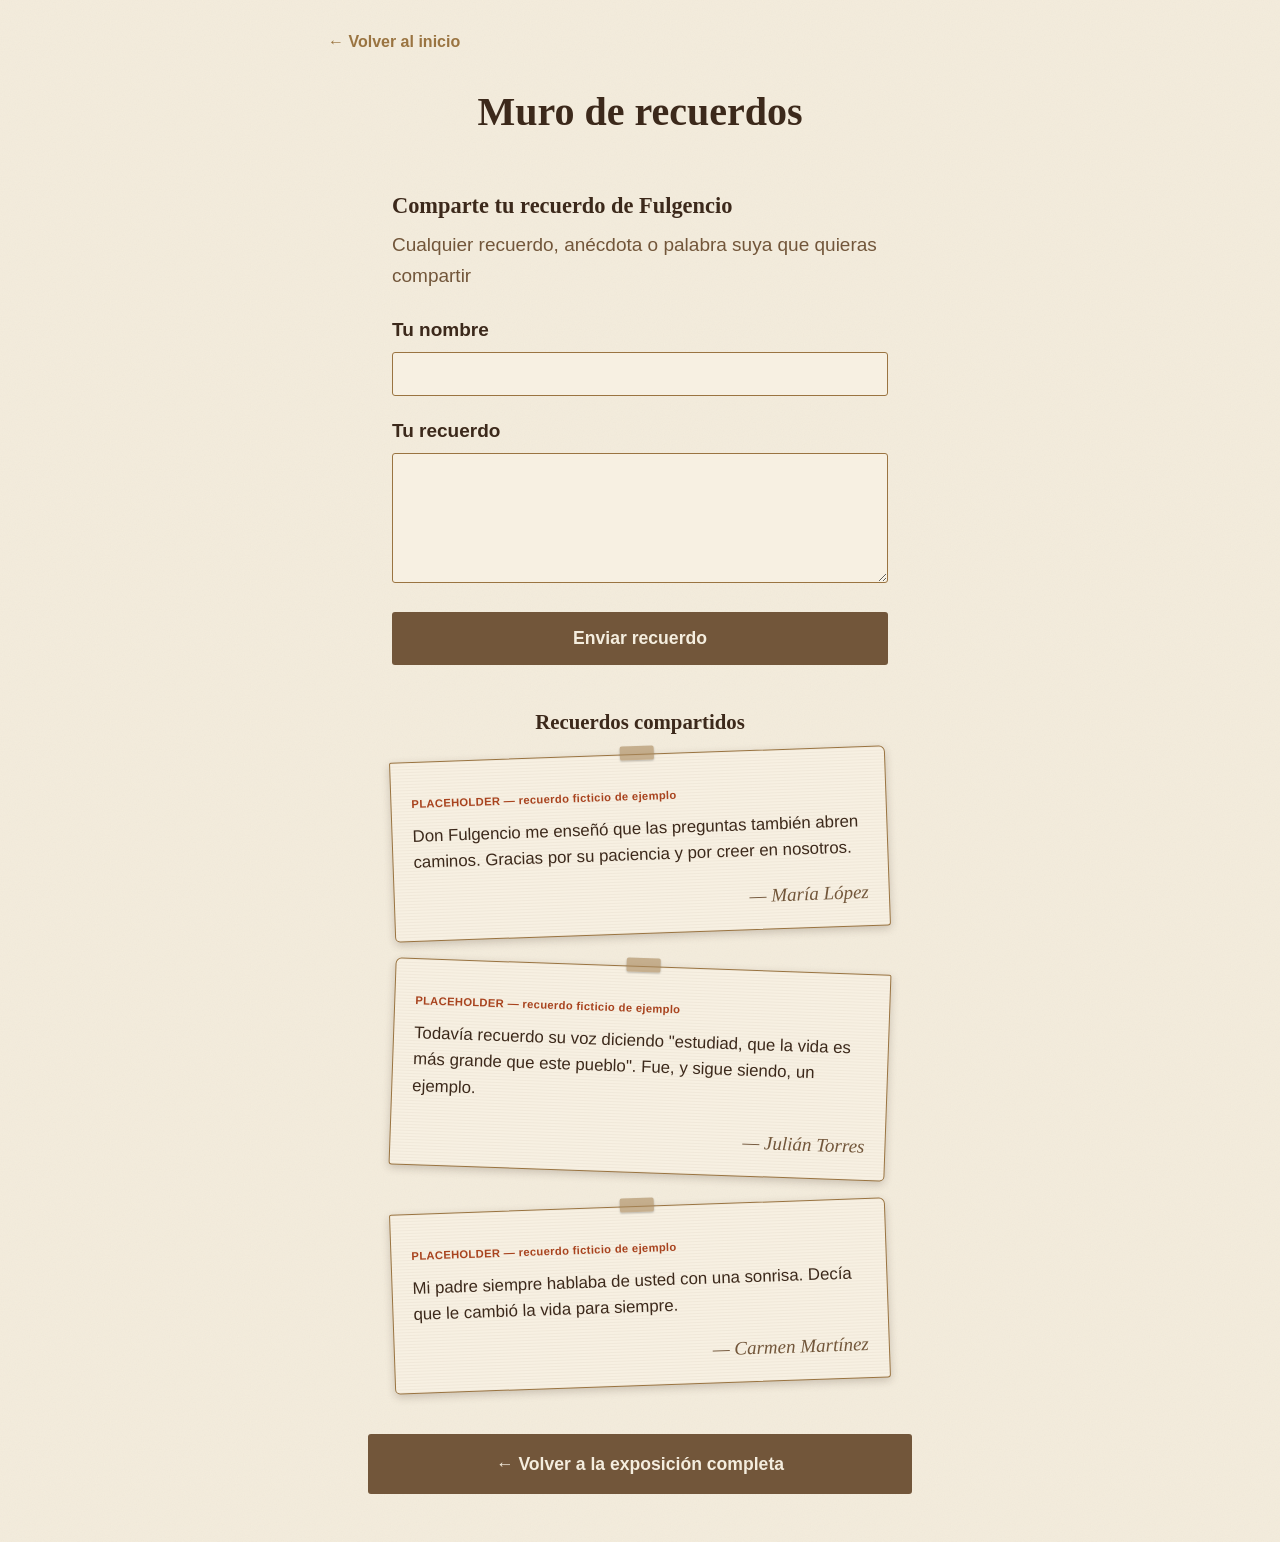
<file: recuerdos.html>
<!DOCTYPE html>
<!--
  Página estática (no generada por build.js): a diferencia de los paneles,
  esta sección no tiene contenido variable por elemento, así que se edita
  directamente aquí.
-->
<html lang="es">
<head>
<meta charset="UTF-8" />
<meta name="viewport" content="width=device-width, initial-scale=1" />
<title>Muro de recuerdos — Homenaje a Fulgencio Romera Asensio</title>
<link rel="stylesheet" href="css/estilo.css" />
</head>
<body>

<!-- CONTENIDO PROVISIONAL: el formulario aún no envía nada real y los recuerdos mostrados son ficticios -->
<script>console.log("%c⚠ Contenido provisional: el formulario aún no envía nada real y los recuerdos mostrados son ficticios.", "color:#9A7441;font-weight:bold;");</script>

<div class="barra-superior">
  <a class="enlace-volver" href="index.html">← Volver al inicio</a>
</div>

<header class="cabecera cabecera-seccion">
  <h1>Muro de recuerdos</h1>
</header>

<section class="formulario-recuerdo">
  <h2>Comparte tu recuerdo de Fulgencio</h2>
  <p class="subtitulo">Cualquier recuerdo, anécdota o palabra suya que quieras compartir</p>

  <!--
    FORMULARIO PENDIENTE DE CONECTAR A UN BACKEND REAL.
    Cuando se elija un servicio (por ejemplo Formspree: https://formspree.io),
    cambiar este <form> para que apunte a la URL de Formspree con
    method="POST" y quitar el script de más abajo que solo muestra un aviso.
  -->
  <form id="form-recuerdo">
    <div class="campo-formulario">
      <label for="campo-nombre">Tu nombre</label>
      <input type="text" id="campo-nombre" name="nombre" autocomplete="name" />
    </div>
    <div class="campo-formulario">
      <label for="campo-recuerdo">Tu recuerdo</label>
      <textarea id="campo-recuerdo" name="recuerdo"></textarea>
    </div>
    <button type="button" id="boton-enviar-recuerdo" class="boton-enviar">Enviar recuerdo</button>
  </form>
</section>

<section class="muro-recuerdos-seccion">
  <h2 class="titulo-seccion">Recuerdos compartidos</h2>
  <div class="muro-recuerdos">
    <article class="tarjeta-recuerdo">
      <span class="tarjeta-recuerdo-marca">PLACEHOLDER — recuerdo ficticio de ejemplo</span>
      <p class="texto-recuerdo">Don Fulgencio me enseñó que las preguntas también abren caminos. Gracias por su paciencia y por creer en nosotros.</p>
      <span class="firma">— María López</span>
    </article>
    <article class="tarjeta-recuerdo">
      <span class="tarjeta-recuerdo-marca">PLACEHOLDER — recuerdo ficticio de ejemplo</span>
      <p class="texto-recuerdo">Todavía recuerdo su voz diciendo "estudiad, que la vida es más grande que este pueblo". Fue, y sigue siendo, un ejemplo.</p>
      <span class="firma">— Julián Torres</span>
    </article>
    <article class="tarjeta-recuerdo">
      <span class="tarjeta-recuerdo-marca">PLACEHOLDER — recuerdo ficticio de ejemplo</span>
      <p class="texto-recuerdo">Mi padre siempre hablaba de usted con una sonrisa. Decía que le cambió la vida para siempre.</p>
      <span class="firma">— Carmen Martínez</span>
    </article>
  </div>
</section>

<a class="boton-volver boton-volver-seccion" href="index.html">← Volver a la exposición completa</a>

<script>
  document.getElementById("boton-enviar-recuerdo").addEventListener("click", function () {
    alert("Función pendiente de conectar");
  });
</script>

</body>
</html>
</file>
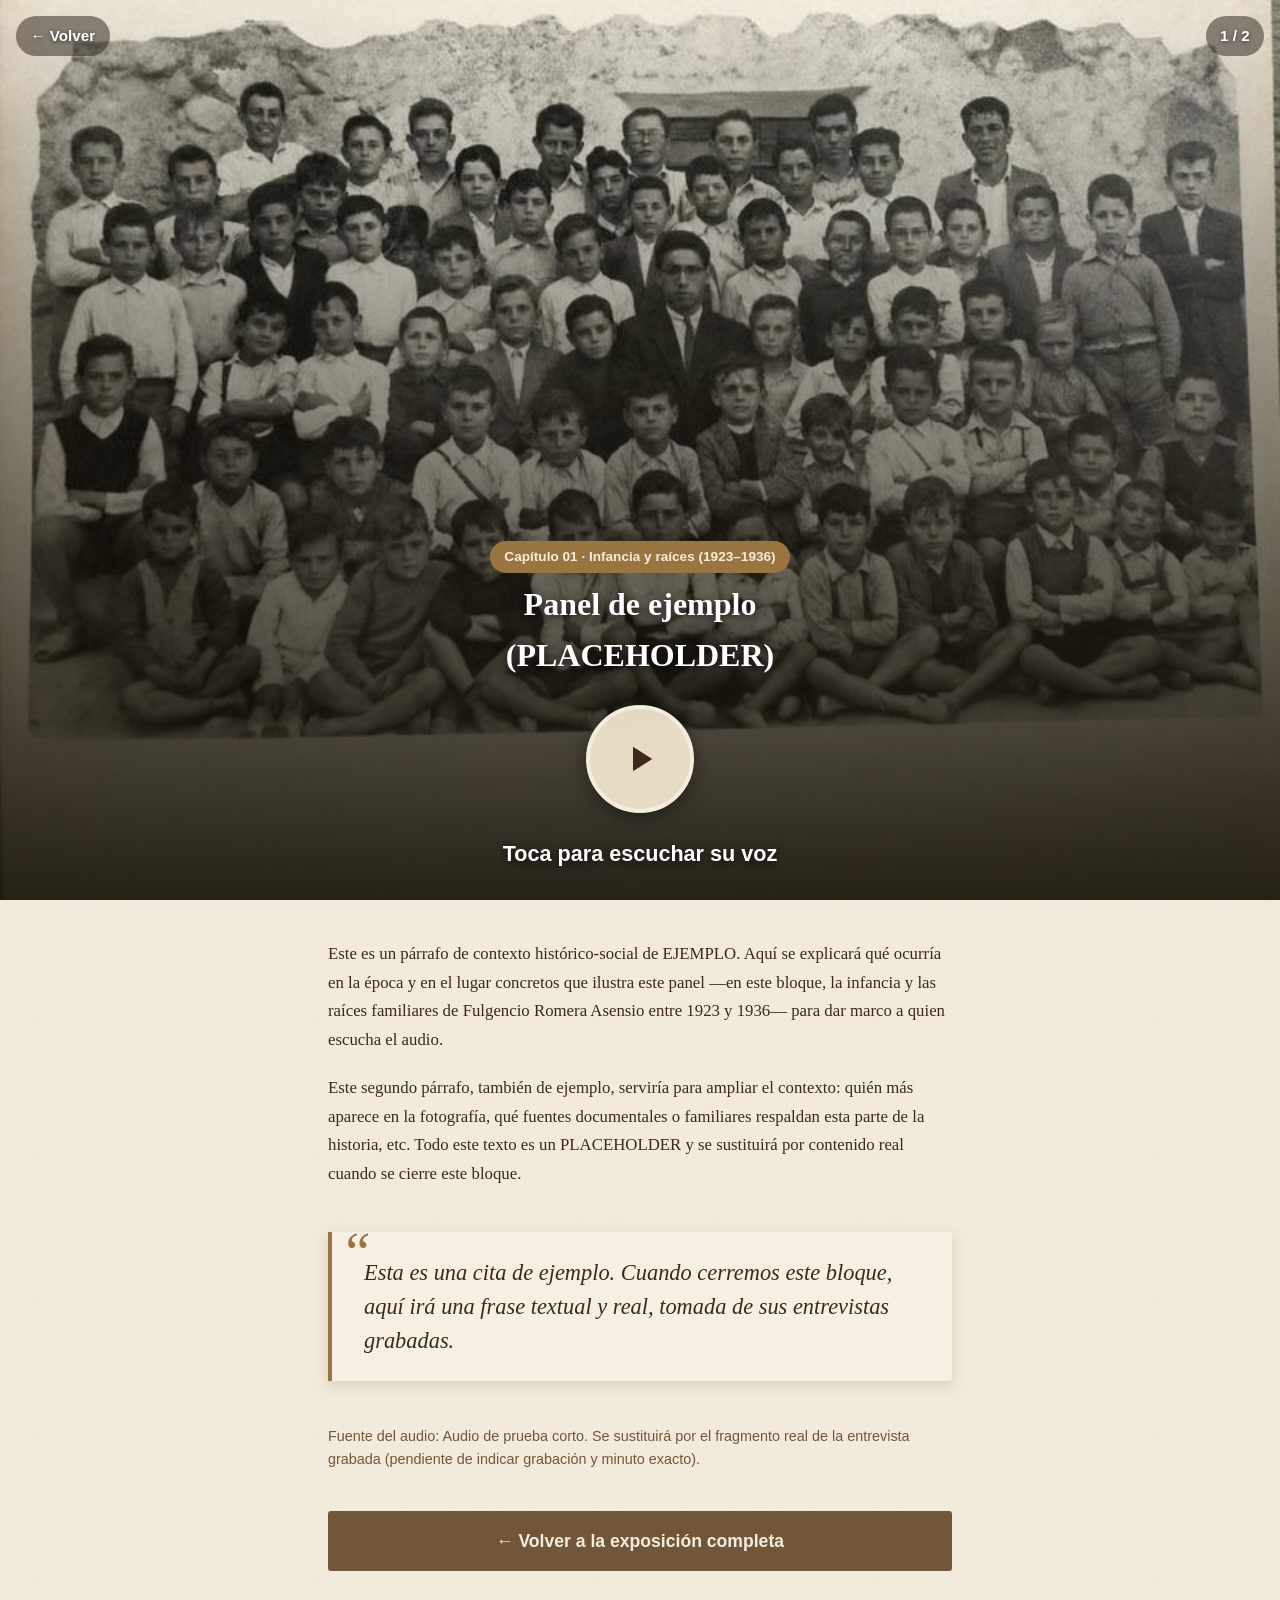
<file: paneles/bloque1-panel1.html>
<!DOCTYPE html>
<!--
  PLANTILLA BASE DE PANEL — NO EDITAR PARA UN PANEL CONCRETO.

  Este archivo es la fuente que usa build.js para generar cada página de
  panel (paneles/<id>.html) a partir del contenido en /contenido/*.md.
  Los tokens con dobles llaves (ver el cuerpo del documento) los rellena
  el script de construcción.

  Para añadir o cambiar un panel, edita/crea un archivo en /contenido/ y
  vuelve a ejecutar `node build.js`. No toques este archivo salvo que
  quieras cambiar el diseño de TODOS los paneles a la vez.
-->
<html lang="es">
<head>
<meta charset="UTF-8" />
<meta name="viewport" content="width=device-width, initial-scale=1, viewport-fit=cover" />
<title>Panel de ejemplo (PLACEHOLDER) — Homenaje a Fulgencio Romera Asensio</title>
<link rel="stylesheet" href="../css/estilo.css" />
</head>
<body>

<!-- CONTENIDO PROVISIONAL: pendiente de sustituir por contenido real -->
<script>console.log("%c\u26A0 Contenido provisional: pendiente de sustituir por contenido real.", "color:#9A7441;font-weight:bold;");</script>

<section class="hero">
  <div class="hero-nav">
    <a class="hero-volver" href="../index.html">← Volver</a>
    <span class="hero-indicador">1 / 2</span>
  </div>

  <button class="hero-tap" type="button" aria-label="Reproducir o pausar el audio de este panel">
    <img src="../media/fotos/foto-clase-alumnos.jpg" alt="Fotografía histórica en blanco y negro de una clase escolar completa, con el maestro y decenas de alumnos posando en varias filas." />
  </button>

  <div class="hero-overlay">
    <div class="hero-info">
      <span class="etiqueta-bloque">Capítulo 01 · Infancia y raíces (1923–1936)</span>
      <h1 class="hero-titulo">Panel de ejemplo (PLACEHOLDER)</h1>
    </div>
    <div class="hero-reproductor">
      <span class="boton-play" aria-hidden="true">
        <svg viewBox="0 0 24 24"><path d="M8 5v14l11-7z"></path></svg>
      </span>
      <span id="hero-texto" class="hero-texto">Toca para escuchar su voz</span>
    </div>
  </div>

  <span id="hero-progreso" class="hero-progreso"></span>
</section>

<audio id="audio-panel" src="../media/audio/placeholder.wav" preload="metadata"></audio>

<main class="contenido-panel">
  <div class="contexto">
    <p>Este es un párrafo de contexto histórico-social de EJEMPLO. Aquí se explicará qué ocurría en la época y en el lugar concretos que ilustra este panel —en este bloque, la infancia y las raíces familiares de Fulgencio Romera Asensio entre 1923 y 1936— para dar marco a quien escucha el audio.</p>
    <p>Este segundo párrafo, también de ejemplo, serviría para ampliar el contexto: quién más aparece en la fotografía, qué fuentes documentales o familiares respaldan esta parte de la historia, etc. Todo este texto es un PLACEHOLDER y se sustituirá por contenido real cuando se cierre este bloque.</p>
  </div>

  <blockquote class="cita">Esta es una cita de ejemplo. Cuando cerremos este bloque, aquí irá una frase textual y real, tomada de sus entrevistas grabadas.</blockquote>

  <p class="fuente-audio">Fuente del audio: Audio de prueba corto. Se sustituirá por el fragmento real de la entrevista grabada (pendiente de indicar grabación y minuto exacto).</p>

  <a class="boton-volver" href="../index.html">← Volver a la exposición completa</a>
</main>

<script src="../js/panel.js"></script>
</body>
</html>
</file>
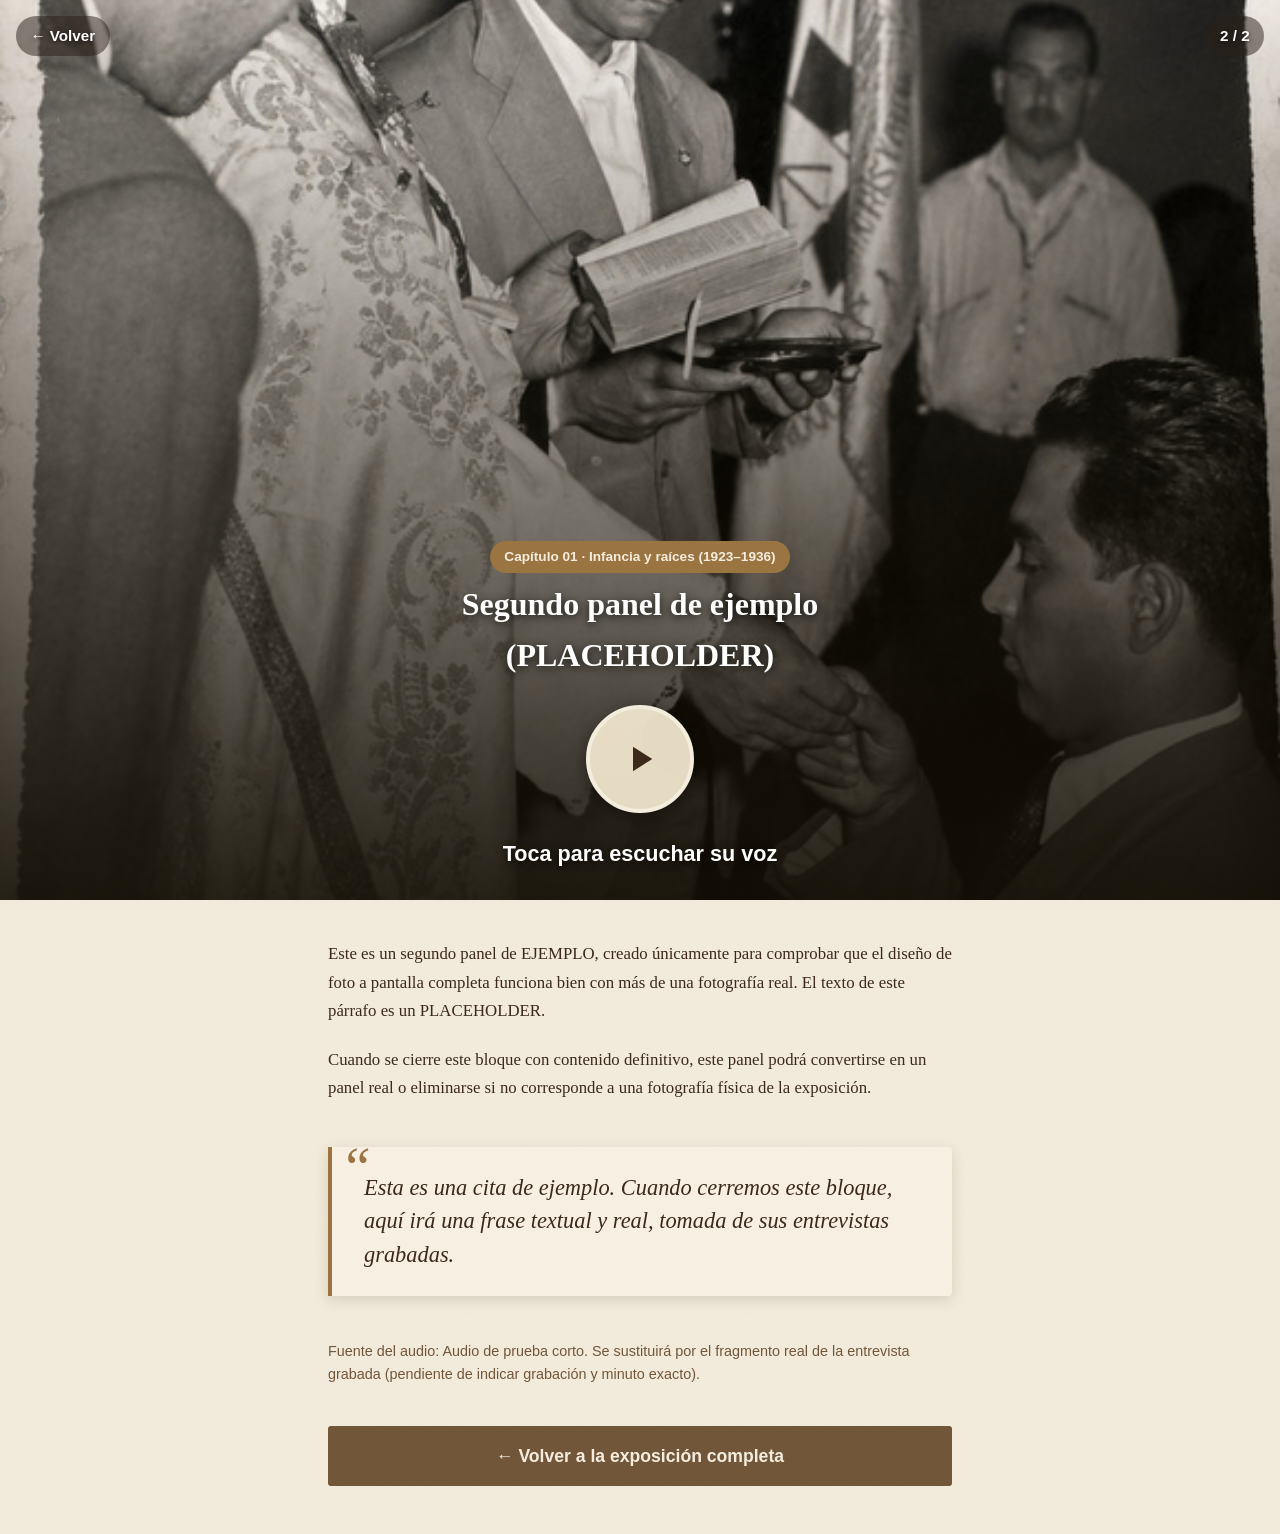
<file: paneles/bloque1-panel2.html>
<!DOCTYPE html>
<!--
  PLANTILLA BASE DE PANEL — NO EDITAR PARA UN PANEL CONCRETO.

  Este archivo es la fuente que usa build.js para generar cada página de
  panel (paneles/<id>.html) a partir del contenido en /contenido/*.md.
  Los tokens con dobles llaves (ver el cuerpo del documento) los rellena
  el script de construcción.

  Para añadir o cambiar un panel, edita/crea un archivo en /contenido/ y
  vuelve a ejecutar `node build.js`. No toques este archivo salvo que
  quieras cambiar el diseño de TODOS los paneles a la vez.
-->
<html lang="es">
<head>
<meta charset="UTF-8" />
<meta name="viewport" content="width=device-width, initial-scale=1, viewport-fit=cover" />
<title>Segundo panel de ejemplo (PLACEHOLDER) — Homenaje a Fulgencio Romera Asensio</title>
<link rel="stylesheet" href="../css/estilo.css" />
</head>
<body>

<!-- CONTENIDO PROVISIONAL: pendiente de sustituir por contenido real -->
<script>console.log("%c\u26A0 Contenido provisional: pendiente de sustituir por contenido real.", "color:#9A7441;font-weight:bold;");</script>

<section class="hero">
  <div class="hero-nav">
    <a class="hero-volver" href="../index.html">← Volver</a>
    <span class="hero-indicador">2 / 2</span>
  </div>

  <button class="hero-tap" type="button" aria-label="Reproducir o pausar el audio de este panel">
    <img src="../media/fotos/foto-confirmacion-infancia.jpg" alt="Fotografía histórica en blanco y negro de una ceremonia de confirmación, con un sacerdote entregando algo a un joven arrodillado." />
  </button>

  <div class="hero-overlay">
    <div class="hero-info">
      <span class="etiqueta-bloque">Capítulo 01 · Infancia y raíces (1923–1936)</span>
      <h1 class="hero-titulo">Segundo panel de ejemplo (PLACEHOLDER)</h1>
    </div>
    <div class="hero-reproductor">
      <span class="boton-play" aria-hidden="true">
        <svg viewBox="0 0 24 24"><path d="M8 5v14l11-7z"></path></svg>
      </span>
      <span id="hero-texto" class="hero-texto">Toca para escuchar su voz</span>
    </div>
  </div>

  <span id="hero-progreso" class="hero-progreso"></span>
</section>

<audio id="audio-panel" src="../media/audio/placeholder.wav" preload="metadata"></audio>

<main class="contenido-panel">
  <div class="contexto">
    <p>Este es un segundo panel de EJEMPLO, creado únicamente para comprobar que el diseño de foto a pantalla completa funciona bien con más de una fotografía real. El texto de este párrafo es un PLACEHOLDER.</p>
    <p>Cuando se cierre este bloque con contenido definitivo, este panel podrá convertirse en un panel real o eliminarse si no corresponde a una fotografía física de la exposición.</p>
  </div>

  <blockquote class="cita">Esta es una cita de ejemplo. Cuando cerremos este bloque, aquí irá una frase textual y real, tomada de sus entrevistas grabadas.</blockquote>

  <p class="fuente-audio">Fuente del audio: Audio de prueba corto. Se sustituirá por el fragmento real de la entrevista grabada (pendiente de indicar grabación y minuto exacto).</p>

  <a class="boton-volver" href="../index.html">← Volver a la exposición completa</a>
</main>

<script src="../js/panel.js"></script>
</body>
</html>
</file>
<file: css/estilo.css>
/* =========================================================================
   Estilo compartido — Exposición homenaje a Fulgencio Romera Asensio
   Estética de archivo histórico (crema, marrón, dorado envejecido, serif),
   mobile-first, pensada para público mayor: tipografía grande, alto
   contraste, botones grandes, tap simple. La sensación "de época" viene de
   estos colores/tipografía/marcos, NO de aplicar un filtro sepia sobre las
   fotografías reales — evitar añadir `filter: sepia(...)` a fotos nuevas.
   Este archivo es único para toda la web: NO se edita al añadir un panel.
   ========================================================================= */

:root {
  --color-fondo: #f4eddd;
  --color-tarjeta: #f7f0e2;
  --color-texto: #3c291b;
  --color-texto-suave: #72563a;
  --color-acento: #9a7441;
  --color-borde: rgba(114, 86, 58, 0.35);
  --color-boton-fondo: #72563a;
  --color-boton-fondo-activo: #5c4630;
  --color-boton-texto: #f4edde;
  --color-foto-fondo: #2a2018;
  --color-aviso: #a8431e;
  --font-serif: Georgia, "Times New Roman", Times, serif;
  --font-sans: Arial, Helvetica, sans-serif;
}

* {
  box-sizing: border-box;
}

html {
  -webkit-text-size-adjust: 100%;
}

body {
  margin: 0;
  background-color: var(--color-fondo);
  background-image: url("data:image/svg+xml;utf8,<svg xmlns='http://www.w3.org/2000/svg' width='140' height='140'><filter id='n'><feTurbulence type='fractalNoise' baseFrequency='0.85' numOctaves='2' stitchTiles='stitch'/><feColorMatrix type='matrix' values='0 0 0 0 0.235  0 0 0 0 0.161  0 0 0 0 0.106  0 0 0 0.035 0'/></filter><rect width='100%25' height='100%25' filter='url(%23n)'/></svg>");
  background-repeat: repeat;
  color: var(--color-texto);
  font-family: var(--font-sans);
  font-size: 18px;
  line-height: 1.6;
}

img {
  max-width: 100%;
  display: block;
}

a {
  color: var(--color-acento);
}

/* -------------------- Aviso de contenido provisional (solo consola) --------------- */
/*
  El aviso de "contenido provisional" ya NO se muestra como elemento visual
  al usuario final (rompía la estética de archivo histórico). Ahora se marca
  con un comentario HTML junto al contenido afectado y un console.log() que
  solo ve quien abra las herramientas de desarrollo. No necesita estilos.
*/

/* ------------------------------- Cabecera portada --------------------------------- */

.cabecera {
  padding: 2.5rem 1.5rem 2rem;
  text-align: center;
}

.cabecera h1 {
  font-family: var(--font-serif);
  font-size: 2rem;
  margin: 0 0 0.75rem;
  color: var(--color-texto);
}

/* --------------------------- Portada: cabecera emocional --------------------------- */

.cabecera-hero {
  padding: 2.75rem 1.5rem 0.25rem;
  text-align: center;
  max-width: 56rem;
  margin: 0 auto;
}

.cabecera-hero h1 {
  font-family: var(--font-serif);
  font-size: 2rem;
  letter-spacing: 0.01em;
  margin: 0 0 0.5rem;
  color: var(--color-texto);
}

.cabecera-hero .fechas {
  font-family: var(--font-serif);
  color: var(--color-texto-suave);
  font-size: 1.1rem;
  margin: 0;
}

.ornamento {
  display: flex;
  align-items: center;
  justify-content: center;
  gap: 0.75rem;
  width: 12rem;
  margin: 0 auto 1.25rem;
}

.ornamento-linea {
  flex: 1;
  height: 1px;
  background: var(--color-acento);
}

.ornamento-simbolo {
  color: var(--color-acento);
  font-size: 1rem;
  line-height: 1;
}

.titulo-seccion {
  font-family: var(--font-serif);
  text-align: center;
  color: var(--color-texto);
  font-size: 1.3rem;
  margin: 0.5rem 0 1rem;
}

/* ----------------------------- Portada: fotografía de cabecera --------------------- */

.foto-cabecera {
  max-width: 24rem;
  margin: 2.25rem auto 0.75rem;
  padding: 0 1.5rem;
  text-align: center;
}

.foto-cabecera-marco {
  display: block;
  background: var(--color-tarjeta);
  border: 1px solid var(--color-borde);
  padding: 10px 10px 14px;
  box-shadow: 0 8px 20px rgba(60, 41, 27, 0.28);
  transform: rotate(-1deg);
}

.foto-cabecera-marco img {
  width: 100%;
  height: 220px;
  object-fit: cover;
}

.foto-cabecera figcaption {
  margin-top: 0.85rem;
  font-family: var(--font-serif);
  font-style: italic;
  font-size: 0.95rem;
  color: var(--color-texto-suave);
}

/* ------------------------------- Portada: intro editorial --------------------------- */

.intro-editorial {
  max-width: 40rem;
  margin: 2.75rem auto 0;
  padding: 0 1.5rem;
  text-align: center;
}

.intro-editorial-kicker {
  font-family: var(--font-serif);
  font-size: 1.5rem;
  color: var(--color-texto);
  margin: 0 0 0.85rem;
}

.intro-editorial p {
  font-size: 1.05rem;
  margin: 0 0 1rem;
  color: var(--color-texto);
}

.intro-editorial-nota {
  font-size: 0.95rem;
  color: var(--color-texto-suave);
  font-style: italic;
}

/* ------------------------------ Portada: escucha su voz ----------------------------- */

.escucha-voz {
  max-width: 28rem;
  margin: 3rem auto;
  padding: 2.25rem 1.75rem;
  text-align: center;
  background: var(--color-tarjeta);
  border: 1px solid var(--color-borde);
  border-radius: 4px;
  box-shadow: 0 6px 20px rgba(60, 41, 27, 0.22);
}

.escucha-voz-foto {
  width: 100px;
  height: 100px;
  border-radius: 50%;
  object-fit: cover;
  margin: 0 auto 1rem;
  border: 3px solid var(--color-fondo);
  box-shadow: 0 2px 8px rgba(60, 41, 27, 0.25);
}

.escucha-voz-etiqueta {
  display: block;
  font-family: var(--font-sans);
  font-size: 0.8rem;
  font-weight: bold;
  text-transform: uppercase;
  letter-spacing: 0.06em;
  color: var(--color-acento);
  margin-bottom: 0.6rem;
}

.escucha-voz-intro {
  font-family: var(--font-serif);
  font-size: 1.1rem;
  color: var(--color-texto);
  max-width: 22rem;
  margin: 0 auto 1.5rem;
}

.boton-escuchar {
  display: inline-block;
  width: 100%;
  text-align: center;
  background: var(--color-boton-fondo);
  color: var(--color-boton-texto);
  text-decoration: none;
  font-family: var(--font-sans);
  font-weight: bold;
  font-size: 1.3rem;
  padding: 1.25rem 1.5rem;
  border-radius: 4px;
  min-height: 56px;
}

.boton-escuchar:active {
  background: var(--color-boton-fondo-activo);
}

/* -------------------------------- Portada: capítulos -------------------------------- */

.lista-capitulos {
  display: flex;
  flex-direction: column;
  gap: 2rem;
  max-width: 40rem;
  margin: 3rem auto 0;
  padding: 0 1.25rem;
}

.ficha-capitulo {
  display: flex;
  flex-direction: column;
  background: var(--color-tarjeta);
  border: 1px solid var(--color-borde);
  border-radius: 4px;
  overflow: hidden;
  text-decoration: none;
  color: var(--color-texto);
  box-shadow: 0 3px 8px rgba(60, 41, 27, 0.18);
  transition: transform 0.15s ease;
}

.ficha-capitulo:active {
  transform: scale(0.99);
}

.ficha-capitulo-foto {
  width: 100%;
  aspect-ratio: 16 / 10;
  overflow: hidden;
}

.ficha-capitulo-foto img {
  width: 100%;
  height: 100%;
  object-fit: cover;
}

.ficha-capitulo-foto-apagada img {
  filter: grayscale(1) opacity(0.55);
}

.ficha-capitulo-info {
  padding: 1.25rem 1.4rem 1.5rem;
}

.ficha-capitulo-numero {
  display: flex;
  align-items: baseline;
  gap: 0.5rem;
  margin-bottom: 0.35rem;
}

.ficha-capitulo-numero-etiqueta {
  font-family: var(--font-sans);
  font-size: 0.75rem;
  font-weight: bold;
  text-transform: uppercase;
  letter-spacing: 0.06em;
  color: var(--color-texto-suave);
}

.ficha-capitulo-numero-cifra {
  font-family: var(--font-serif);
  font-size: 2.2rem;
  line-height: 1;
  color: var(--color-acento);
}

.ficha-capitulo-titulo {
  font-family: var(--font-serif);
  font-size: 1.5rem;
  margin: 0 0 0.25rem;
  color: var(--color-texto);
}

.ficha-capitulo-periodo {
  display: block;
  font-family: var(--font-serif);
  font-style: italic;
  font-size: 0.9rem;
  color: var(--color-texto-suave);
  margin-bottom: 0.85rem;
}

.ficha-capitulo-descripcion {
  font-size: 1rem;
  margin: 0 0 1rem;
  color: var(--color-texto);
}

.ficha-capitulo-cta {
  display: inline-block;
  font-family: var(--font-sans);
  font-weight: bold;
  font-size: 0.95rem;
  color: var(--color-acento);
}

.ficha-capitulo-proximamente {
  display: inline-block;
  font-family: var(--font-serif);
  font-style: italic;
  font-size: 0.95rem;
  color: var(--color-texto-suave);
}

/* ------------------------------ Portada: más allá de su historia -------------------- */

.mas-alla {
  max-width: 40rem;
  margin: 4rem auto 0;
  padding: 0 1.5rem;
}

.mas-alla-lista {
  list-style: none;
  margin: 0;
  padding: 0;
  border-top: 1px solid var(--color-borde);
}

.mas-alla-item {
  display: block;
  padding: 1.1rem 0.25rem;
  border-bottom: 1px solid var(--color-borde);
  text-decoration: none;
  color: var(--color-texto);
  min-height: 44px;
}

.mas-alla-item:active {
  background: var(--color-tarjeta);
}

.mas-alla-titulo {
  display: block;
  font-family: var(--font-serif);
  font-size: 1.15rem;
  font-weight: bold;
  color: var(--color-texto);
}

.mas-alla-titulo::after {
  content: " →";
  font-weight: normal;
  color: var(--color-acento);
}

.mas-alla-descripcion {
  display: block;
  font-size: 0.95rem;
  color: var(--color-texto-suave);
  margin-top: 0.2rem;
}

.cita-cierre {
  max-width: 30rem;
  margin: 4rem auto 1.5rem;
  padding: 0 1.5rem;
  text-align: center;
  font-family: var(--font-serif);
  font-style: italic;
  font-size: 1.15rem;
  color: var(--color-texto);
}

.cita-cierre .pendiente-marca {
  display: block;
  margin-top: 0.4rem;
  font-family: var(--font-sans);
  font-style: normal;
  font-size: 0.75rem;
  letter-spacing: 0.02em;
  color: var(--color-aviso);
}

.ilustracion-pueblo {
  display: block;
  width: 100%;
  max-width: 32rem;
  margin: 0 auto;
  padding: 0 1.5rem;
  color: var(--color-texto-suave);
}

.ilustracion-pueblo svg {
  width: 100%;
  height: auto;
  display: block;
}

.pie {
  text-align: center;
  padding: 2rem 1.25rem 3rem;
  color: var(--color-texto-suave);
  font-size: 0.9rem;
}

/* ------------------------------ Panel individual: hero ----------------------------- */

.hero {
  position: relative;
  width: 100%;
  height: 100svh;
  min-height: 480px;
  overflow: hidden;
  background: var(--color-foto-fondo);
}

.hero-tap {
  all: unset;
  position: absolute;
  inset: 0;
  display: block;
  cursor: pointer;
  width: 100%;
  height: 100%;
}

.hero-tap img {
  width: 100%;
  height: 100%;
  object-fit: cover;
}

.hero-nav {
  position: absolute;
  top: 0;
  left: 0;
  right: 0;
  z-index: 2;
  display: flex;
  align-items: center;
  justify-content: space-between;
  gap: 0.75rem;
  padding: max(1rem, env(safe-area-inset-top)) 1rem 0;
  pointer-events: none;
}

.hero-volver,
.hero-indicador {
  display: inline-block;
  background: rgba(42, 32, 24, 0.5);
  color: #fff;
  font-family: var(--font-sans);
  font-weight: bold;
  font-size: 0.95rem;
  text-shadow: 0 1px 4px rgba(0, 0, 0, 0.6);
  padding: 0.5rem 0.9rem;
  border-radius: 999px;
  white-space: nowrap;
}

.hero-volver {
  pointer-events: auto;
  text-decoration: none;
}

.hero-overlay {
  position: absolute;
  inset: 0;
  z-index: 1;
  display: flex;
  flex-direction: column;
  align-items: center;
  justify-content: flex-end;
  gap: 1.5rem;
  background: linear-gradient(to bottom, rgba(0, 0, 0, 0) 0%, rgba(20, 15, 5, 0.9) 100%);
  padding: 1.5rem 1.5rem max(1.75rem, env(safe-area-inset-bottom));
  text-align: center;
  pointer-events: none;
}

.hero-info {
  max-width: 26rem;
}

.hero-titulo {
  font-family: var(--font-serif);
  font-size: 1.6rem;
  color: #fff;
  text-shadow: 0 2px 10px rgba(0, 0, 0, 0.8);
  margin: 0.4rem 0 0;
}

.hero-reproductor {
  display: flex;
  flex-direction: column;
  align-items: center;
  gap: 1.5rem;
}

.boton-play {
  width: 108px;
  height: 108px;
  border-radius: 50%;
  background: rgba(240, 228, 204, 0.95);
  border: 4px solid var(--color-fondo);
  box-shadow: 0 4px 18px rgba(0, 0, 0, 0.45);
  display: flex;
  align-items: center;
  justify-content: center;
}

.boton-play svg {
  width: 42px;
  height: 42px;
  fill: var(--color-texto);
}

.hero-texto {
  color: #fff;
  font-family: var(--font-sans);
  font-size: 1.35rem;
  font-weight: bold;
  text-shadow: 0 2px 8px rgba(0, 0, 0, 0.7);
  max-width: 20rem;
}

.hero-progreso {
  position: absolute;
  left: 0;
  bottom: 0;
  height: 6px;
  width: 0%;
  background: var(--color-fondo);
}

.etiqueta-bloque {
  display: inline-block;
  padding: 0.3rem 0.9rem;
  background: var(--color-acento);
  color: var(--color-boton-texto);
  border-radius: 999px;
  font-size: 0.85rem;
  font-weight: bold;
}

/* ------------------------------ Panel individual: contenido ------------------------ */

.contenido-panel {
  /* Sin background propio a propósito: deja ver el fondo color + textura
     de papel del <body> (nunca blanco) en vez de taparlo con un color
     plano. */
  max-width: 42rem;
  margin: 0 auto;
  padding: 2.5rem 1.5rem 3rem;
}

.contenido-panel .contexto p {
  font-family: var(--font-serif);
  color: var(--color-texto);
  line-height: 1.7;
  margin: 0 0 1.25rem;
  font-size: 1.05rem;
}

.cita {
  font-family: var(--font-serif);
  font-style: italic;
  font-size: 1.4rem;
  line-height: 1.5;
  color: var(--color-texto);
  background: var(--color-tarjeta);
  border-left: 4px solid var(--color-acento);
  border-radius: 0 4px 4px 0;
  box-shadow: 0 4px 14px rgba(60, 41, 27, 0.15);
  padding: 1.5rem 1.5rem 1.5rem 2rem;
  margin: 2.75rem 0;
  position: relative;
}

.cita::before {
  content: "\201C";
  font-family: var(--font-serif);
  font-size: 3.5rem;
  color: var(--color-acento);
  position: absolute;
  left: 0.5rem;
  top: -0.5rem;
  line-height: 1;
}

.fuente-audio {
  font-size: 0.9rem;
  color: var(--color-texto-suave);
  margin: 0 0 2.5rem;
}

.boton-volver {
  display: inline-block;
  width: 100%;
  text-align: center;
  background: var(--color-boton-fondo);
  color: var(--color-boton-texto);
  text-decoration: none;
  font-family: var(--font-sans);
  font-weight: bold;
  font-size: 1.1rem;
  padding: 1rem 1.25rem;
  border-radius: 3px;
  min-height: 48px;
}

.boton-volver:active {
  background: var(--color-boton-fondo-activo);
}

.boton-volver-seccion {
  display: block;
  max-width: 34rem;
  margin: 0 auto 3rem;
}

/* ------------------------------ Páginas de sección (secundarias) ------------------- */

.barra-superior {
  max-width: 42rem;
  margin: 0 auto;
  padding: 1.25rem 1.5rem 0;
}

.enlace-volver {
  display: inline-flex;
  align-items: center;
  min-height: 44px;
  color: var(--color-acento);
  font-family: var(--font-sans);
  font-weight: bold;
  font-size: 1rem;
  text-decoration: none;
}

.cabecera-seccion {
  padding-top: 1rem;
}

.seccion-placeholder {
  max-width: 34rem;
  margin: 0 auto 2.5rem;
  padding: 0 1.5rem;
}

.seccion-placeholder p {
  font-size: 1.05rem;
}

.lector-libro-placeholder {
  border: 1px dashed var(--color-acento);
  border-radius: 3px;
  background: var(--color-tarjeta);
  padding: 3rem 1.5rem;
  text-align: center;
  color: var(--color-texto-suave);
  font-style: italic;
}

/* ------------------------------ Formulario de recuerdos ---------------------------- */

.formulario-recuerdo {
  max-width: 34rem;
  margin: 0 auto 2.5rem;
  padding: 0 1.5rem;
}

.formulario-recuerdo h2 {
  font-family: var(--font-serif);
  color: var(--color-texto);
  font-size: 1.4rem;
  margin: 0 0 0.4rem;
}

.formulario-recuerdo .subtitulo {
  color: var(--color-texto-suave);
  margin: 0 0 1.5rem;
}

.campo-formulario {
  display: block;
  margin-bottom: 1.25rem;
}

.campo-formulario label {
  display: block;
  font-weight: bold;
  margin-bottom: 0.4rem;
  color: var(--color-texto);
}

.campo-formulario input[type="text"],
.campo-formulario textarea {
  width: 100%;
  font-family: var(--font-sans);
  font-size: 1rem;
  padding: 0.75rem;
  border: 1px solid var(--color-acento);
  border-radius: 3px;
  background: var(--color-tarjeta);
  color: var(--color-texto);
}

.campo-formulario textarea {
  min-height: 130px;
  resize: vertical;
}

.boton-enviar {
  display: inline-block;
  width: 100%;
  text-align: center;
  background: var(--color-boton-fondo);
  color: var(--color-boton-texto);
  font-family: var(--font-sans);
  font-weight: bold;
  font-size: 1.1rem;
  border: 0;
  padding: 1rem 1.25rem;
  border-radius: 3px;
  min-height: 48px;
  cursor: pointer;
}

.boton-enviar:active {
  background: var(--color-boton-fondo-activo);
}

/* ------------------------------ Muro de recuerdos (tarjetas) ------------------------ */

.muro-recuerdos {
  display: flex;
  flex-direction: column;
  gap: 2rem;
  max-width: 34rem;
  margin: 0 auto;
  padding: 0 1.5rem 3rem;
}

.tarjeta-recuerdo {
  position: relative;
  background:
    repeating-linear-gradient(
      0deg,
      rgba(114, 86, 58, 0.05) 0px,
      rgba(114, 86, 58, 0.05) 1px,
      transparent 1px,
      transparent 3px
    ),
    var(--color-tarjeta);
  border: 1px solid var(--color-acento);
  border-radius: 2px 6px 3px 5px;
  padding: 1.5rem 1.25rem 1.1rem;
  box-shadow: 0 3px 8px rgba(61, 43, 26, 0.22);
}

.tarjeta-recuerdo:nth-child(odd) {
  transform: rotate(-2deg);
}

.tarjeta-recuerdo:nth-child(even) {
  transform: rotate(2deg);
  border-radius: 6px 2px 5px 3px;
}

.tarjeta-recuerdo::before {
  content: "";
  position: absolute;
  top: -9px;
  left: 50%;
  transform: translateX(-50%);
  width: 34px;
  height: 14px;
  background: rgba(168, 135, 90, 0.6);
  border-radius: 2px;
  box-shadow: 0 1px 2px rgba(0, 0, 0, 0.25);
}

.tarjeta-recuerdo-marca {
  display: inline-block;
  margin-bottom: 0.6rem;
  font-family: var(--font-sans);
  font-size: 0.7rem;
  font-weight: bold;
  letter-spacing: 0.03em;
  color: var(--color-aviso);
}

.tarjeta-recuerdo .texto-recuerdo {
  font-size: 1.05rem;
  margin: 0 0 1rem;
}

.tarjeta-recuerdo .firma {
  display: block;
  text-align: right;
  font-family: var(--font-serif);
  font-style: italic;
  color: var(--color-texto-suave);
}

/* ------------------------------ Galería de fotos ------------------------------------ */

.galeria-grupo {
  max-width: 42rem;
  margin: 0 auto;
  padding: 0 1.5rem 2rem;
}

.galeria-grupo-titulo {
  font-family: var(--font-sans);
  font-size: 0.85rem;
  font-weight: bold;
  text-transform: uppercase;
  letter-spacing: 0.04em;
  color: var(--color-texto-suave);
  margin: 0 0 0.75rem;
}

.galeria-grid {
  display: grid;
  grid-template-columns: repeat(auto-fill, minmax(130px, 1fr));
  gap: 0.9rem;
}

.galeria-item {
  aspect-ratio: 1;
  border-radius: 3px;
  border: 1px solid var(--color-acento);
  overflow: hidden;
  box-shadow: 0 2px 5px rgba(61, 43, 26, 0.18);
}

.galeria-item img {
  width: 100%;
  height: 100%;
  object-fit: cover;
}

/* ------------------------------ Mural de voces (cierre del homenaje) ---------------- */

.cabecera-mural {
  max-width: 40rem;
  margin: 0 auto;
  padding: 1.5rem 1.5rem 0;
  text-align: center;
}

.cabecera-mural h1 {
  font-family: var(--font-serif);
  font-size: 1.9rem;
  margin: 0.5rem 0 0;
  color: var(--color-texto);
}

.cabecera-mural-intro {
  font-size: 1rem;
  color: var(--color-texto-suave);
  max-width: 30rem;
  margin: 0 auto 2.5rem;
}

.mural-voces {
  max-width: 56rem;
  margin: 0 auto;
  padding: 0 1.5rem 3rem;
}

.mural-grid {
  display: grid;
  grid-template-columns: 1fr;
  gap: 1.75rem;
}

.tarjeta-voz {
  position: relative;
  background: var(--color-tarjeta);
  border: 1px solid var(--color-borde);
  border-radius: 4px;
  padding: 1.9rem 1.5rem 1.6rem;
  box-shadow: 0 4px 14px rgba(60, 41, 27, 0.18);
  text-align: center;
}

.tarjeta-voz-esquina {
  position: absolute;
  width: 14px;
  height: 14px;
  border: 2px solid var(--color-acento);
  opacity: 0.8;
}

.esquina-tl {
  top: 8px;
  left: 8px;
  border-right: 0;
  border-bottom: 0;
}

.esquina-tr {
  top: 8px;
  right: 8px;
  border-left: 0;
  border-bottom: 0;
}

.esquina-bl {
  bottom: 8px;
  left: 8px;
  border-right: 0;
  border-top: 0;
}

.esquina-br {
  bottom: 8px;
  right: 8px;
  border-left: 0;
  border-top: 0;
}

/* Fotograma de vídeo antiguo, de baja calidad: excepción puntual a la regla
   de no usar `filter: sepia(...)` (ver cabecera del archivo) — aquí el sepia
   ligero no simula una pátina de época sobre una foto nítida, sino que ayuda
   a disimular el grano/desenfoque propio del fotograma, mostrado pequeño. */
.tarjeta-voz-foto {
  width: 88px;
  height: 88px;
  margin: 0 auto 1rem;
  border-radius: 50%;
  overflow: hidden;
  background: var(--color-foto-fondo);
  border: 3px solid var(--color-acento);
  box-shadow: 0 2px 6px rgba(60, 41, 27, 0.3);
}

.tarjeta-voz-foto img {
  width: 100%;
  height: 100%;
  object-fit: cover;
  display: block;
  filter: sepia(0.45) saturate(1.1) contrast(1.05);
}

.tarjeta-voz-nombre {
  font-family: var(--font-serif);
  font-size: 1.25rem;
  color: var(--color-texto);
  margin: 0 0 0.75rem;
}

.tarjeta-voz-cargo {
  font-family: var(--font-sans);
  font-weight: normal;
  font-style: italic;
  font-size: 0.9rem;
  color: var(--color-texto-suave);
}

.tarjeta-voz-cita {
  font-family: var(--font-serif);
  font-style: italic;
  font-size: 1.05rem;
  line-height: 1.5;
  color: var(--color-texto);
  max-width: 22rem;
  margin: 0 auto 1.5rem;
}

.reproductor-voz {
  display: flex;
  align-items: center;
  justify-content: center;
  gap: 0.85rem;
}

.boton-voz {
  all: unset;
  cursor: pointer;
  display: flex;
  align-items: center;
  justify-content: center;
  width: 64px;
  height: 64px;
  border-radius: 50%;
  background: var(--color-boton-fondo);
  flex-shrink: 0;
  box-shadow: 0 3px 10px rgba(60, 41, 27, 0.3);
}

.boton-voz:active {
  background: var(--color-boton-fondo-activo);
}

.boton-voz svg {
  width: 24px;
  height: 24px;
  fill: var(--color-boton-texto);
}

.voz-tiempo {
  font-family: var(--font-sans);
  font-weight: bold;
  font-size: 1rem;
  color: var(--color-texto-suave);
  min-width: 3.2rem;
  text-align: left;
}

.tarjeta-voz-pendiente {
  font-family: var(--font-sans);
  font-style: italic;
  font-size: 0.85rem;
  color: var(--color-aviso);
  margin: 0;
}

@media (min-width: 700px) {
  .mural-grid {
    grid-template-columns: 1fr 1fr;
    gap: 2rem;
  }
}

@media (min-width: 700px) {
  body {
    font-size: 19px;
  }

  .cabecera h1 {
    font-size: 2.5rem;
  }

  .cabecera-hero h1 {
    font-size: 2.6rem;
  }

  .hero-titulo {
    font-size: 2rem;
  }

  .intro-editorial-kicker {
    font-size: 1.75rem;
  }

  .foto-cabecera-marco img {
    height: 260px;
  }
}

@media (min-width: 960px) {
  .cabecera-hero {
    max-width: 960px;
  }

  .foto-cabecera {
    max-width: 27rem;
  }

  .foto-cabecera-marco img {
    height: 300px;
  }

  .intro-editorial {
    max-width: 44rem;
  }

  .escucha-voz {
    max-width: 32rem;
  }

  .lista-capitulos {
    max-width: 1100px;
    gap: 2.5rem;
  }

  .mas-alla {
    max-width: 48rem;
  }

  .ficha-capitulo {
    flex-direction: row;
    align-items: stretch;
    min-height: 210px;
  }

  /* Personalidad propia por capítulo: en pantallas anchas, los capítulos
     pares invierten el lado de la foto respecto a los impares, para que
     la fila se lea como un índice ilustrado (spread de libro) y no como
     una lista de tarjetas clonadas. */
  .ficha-capitulo:nth-child(even) {
    flex-direction: row-reverse;
  }

  .ficha-capitulo-foto {
    width: 40%;
    aspect-ratio: auto;
    flex-shrink: 0;
  }

  .ficha-capitulo-info {
    flex: 1;
    display: flex;
    flex-direction: column;
    justify-content: center;
    padding: 2rem 2.5rem;
  }

  .ficha-capitulo-titulo {
    font-size: 1.65rem;
  }
}
</file>
